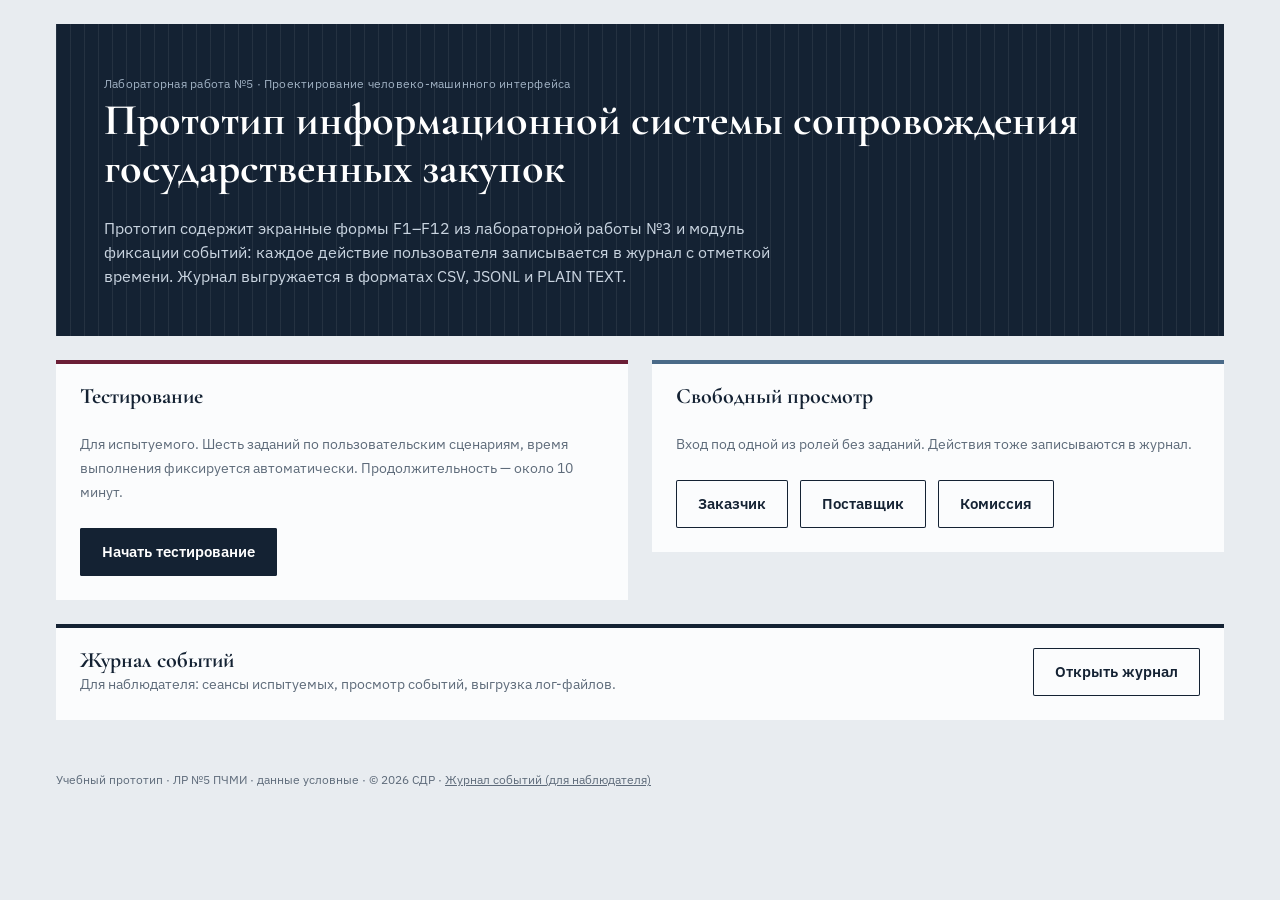
<file: index.html>
<!DOCTYPE html>
<html lang="ru">
<head>
<meta charset="UTF-8">
<meta name="viewport" content="width=device-width, initial-scale=1">
<title>ЛР5 Прототип закупок</title>
<link rel="preconnect" href="https://fonts.googleapis.com">
<link rel="preconnect" href="https://fonts.gstatic.com" crossorigin>
<link href="https://fonts.googleapis.com/css2?family=Cormorant+Garamond:wght@600;700&family=IBM+Plex+Sans:ital,wght@0,400;0,600;1,400&display=swap" rel="stylesheet">
<style>
:root{
  --night:#142233; --night2:#0E1824; --steel:#4A6A88; --burgundy:#6B1E36; --burgundy-light:#8E2A47;
  --amber:#B5832F; --brick:#B03A2E; --bottle:#2E6A50;
  --overcast:#E8ECF0; --paper:#FBFCFD; --ink:#1B2633; --muted:#5E6B7A; --rule:#C9D1DA;
  --pin:repeating-linear-gradient(90deg,rgba(255,255,255,.07) 0 1px,transparent 1px 14px);
  --u:24px;
  --serif:'Cormorant Garamond',Georgia,serif; --sans:'IBM Plex Sans','Helvetica Neue',Arial,sans-serif;
  --bg:#E8ECF0;
}
@media (prefers-color-scheme:dark){:root:not([data-theme="light"]){--bg:#DDE3E9}}
:root[data-theme="dark"]{--bg:#DDE3E9}
*{margin:0;padding:0;box-sizing:border-box}
body{font-family:var(--sans);font-size:16px;line-height:24px;background:var(--bg);color:var(--ink);min-height:100vh}
a{color:inherit}
button{font:inherit}
.ic{width:16px;height:16px;display:inline-block;vertical-align:-3px;flex:none}

/* ---------- полоса тестирования ---------- */
.testbar{position:sticky;top:0;z-index:60;background:var(--burgundy);color:#fff;display:flex;flex-wrap:wrap;align-items:center;gap:8px 16px;padding:12px 16px;font-size:14px;line-height:24px}
.testbar b{font-weight:600}
.testbar .tb-task{flex:1;min-width:200px;overflow:hidden;text-overflow:ellipsis;white-space:nowrap;opacity:.95}
.testbar .tb-time{font-variant-numeric:tabular-nums;opacity:.85}
.testbar button{height:36px;padding:0 14px;border:0;border-radius:2px;cursor:pointer;font-size:13px;font-weight:600}
.tb-show{background:rgba(255,255,255,.15);color:#fff}
.tb-done{background:#fff;color:var(--burgundy)}
.tb-skip{background:transparent;color:#F3D9E0;box-shadow:inset 0 0 0 1px rgba(255,255,255,.4)}

/* ---------- шапка и меню ---------- */
.hdr{background-color:var(--night);background-image:var(--pin);color:#fff;box-shadow:inset 0 -3px 0 var(--burgundy)}
.hdr-in{max-width:1200px;margin:0 auto;padding:var(--u) 16px;display:flex;align-items:center;gap:24px}
.brand{display:flex;align-items:center;gap:16px;cursor:pointer;text-decoration:none;color:#fff;flex:none}
.mark{width:48px;height:48px;box-shadow:inset 0 0 0 1px rgba(255,255,255,.4);display:grid;place-items:center;font-family:var(--serif);font-weight:700;font-size:22px}
.brand-name{font-family:var(--serif);font-weight:700;font-size:22px;line-height:24px}
.brand-sub{font-size:12px;line-height:24px;color:#9FB0C2}
.hsearch{flex:1;display:flex;height:48px;min-width:0;max-width:520px}
.hsearch input{flex:1;min-width:0;height:48px;border:0;padding:0 16px;font:15px/24px var(--sans);color:var(--ink)}
.hsearch button{border:0;background:var(--burgundy);color:#fff;padding:0 18px;cursor:pointer;font-weight:600;display:flex;align-items:center;gap:8px}
.hsearch input:focus{outline:2px solid var(--burgundy-light);outline-offset:-2px}
.uact{margin-left:auto;display:flex;align-items:center;gap:12px}
.ibtn{position:relative;width:48px;height:48px;display:grid;place-items:center;color:#D9E1EA;box-shadow:inset 0 0 0 1px rgba(255,255,255,.25);background:none;border:0;cursor:pointer}
.ibtn em{position:absolute;top:-6px;right:-6px;background:var(--burgundy-light);font:600 11px/16px var(--sans);font-style:normal;padding:0 5px;border-radius:8px;color:#fff}
.uchip{display:flex;align-items:center;gap:12px;font-size:12px;line-height:24px;color:#C9D4E0}
.uchip b{display:block;color:#fff;font-size:14px}
.avatar{width:48px;height:48px;border-radius:50%;background:var(--burgundy-light);display:grid;place-items:center;color:#fff;font-weight:600;font-size:14px;flex:none}
.logout{background:none;border:0;color:#C9D4E0;cursor:pointer;font-size:12px;text-decoration:underline}
.nav{background:var(--paper);box-shadow:inset 0 -1px 0 var(--rule)}
.nav ul{max-width:1200px;margin:0 auto;padding:0 16px;display:flex;list-style:none;overflow-x:auto;scrollbar-width:none}
.nav a{display:flex;align-items:center;gap:6px;height:48px;padding:0 14px;text-decoration:none;font-size:15px;white-space:nowrap;cursor:pointer;color:var(--ink)}
.nav a:hover{background:var(--overcast)}
.nav a.cur{box-shadow:inset 0 -3px 0 var(--burgundy);font-weight:600;color:var(--night)}
.nav a.off{color:#9AA5B1;cursor:not-allowed}
.nav a.ro::after{content:"просмотр";font-size:10px;line-height:16px;color:var(--muted);background:var(--overcast);padding:0 4px;border-radius:2px}

/* ---------- раскладка ---------- */
.wrap{max-width:1200px;margin:0 auto;padding:var(--u) 16px 48px}
.crumbs{font-size:13px;line-height:24px;color:var(--muted);margin-bottom:var(--u)}
.crumbs a{cursor:pointer;text-decoration:underline}
.grid{display:grid;grid-template-columns:repeat(12,minmax(0,1fr));gap:var(--u);align-items:start}
.c12{grid-column:span 12}.c8{grid-column:span 8}.c6{grid-column:span 6}.c4{grid-column:span 4}.c3{grid-column:span 3}
.panel{background:var(--paper);box-shadow:inset 0 4px 0 var(--night);padding:var(--u)}
.panel.accent{box-shadow:inset 0 4px 0 var(--burgundy)}
.panel.steel{box-shadow:inset 0 4px 0 var(--steel)}
.panel.amber{box-shadow:inset 0 4px 0 var(--amber)}
.panel.green{box-shadow:inset 0 4px 0 var(--bottle)}
h1.t{font-family:var(--serif);font-weight:700;font-size:36px;line-height:48px;color:var(--night)}
h2.t{font-family:var(--serif);font-weight:700;font-size:28px;line-height:48px;color:var(--night)}
h3.t{font-family:var(--serif);font-weight:700;font-size:22px;line-height:24px;color:var(--night);margin-bottom:var(--u)}
.kicker{font-size:12px;line-height:24px;color:var(--muted);letter-spacing:.02em}
p.s{font-size:14px;line-height:24px;color:var(--muted)}
.mt{margin-top:var(--u)}
.row{display:flex;flex-wrap:wrap;gap:12px;align-items:center}
.spread{display:flex;flex-wrap:wrap;justify-content:space-between;align-items:flex-end;gap:12px}

.btn{display:inline-flex;align-items:center;gap:8px;height:48px;background:var(--night);color:#fff;border:0;box-shadow:inset 0 0 0 1px var(--night);border-radius:2px;font:600 15px/24px var(--sans);padding:0 22px;cursor:pointer;white-space:nowrap;text-decoration:none}
.btn:hover{background:var(--burgundy);box-shadow:none}
.btn.ghost{background:transparent;color:var(--night)}
.btn.ghost:hover{background:var(--burgundy);color:#fff}
.btn.light{background:#fff;color:var(--night);box-shadow:none}
.btn.light:hover{background:var(--burgundy);color:#fff}
.btn.inv{background:transparent;color:#fff;box-shadow:inset 0 0 0 1px rgba(255,255,255,.45)}
.btn.danger{background:var(--brick);box-shadow:none}
.btn.sm{height:36px;padding:0 14px;font-size:13px}
.btn[disabled]{opacity:.45;cursor:not-allowed;background:#8A96A3;box-shadow:none;color:#fff}
.link{color:var(--burgundy);font-weight:600;cursor:pointer;text-decoration:none;background:none;border:0;font-size:14px}
.link:hover{text-decoration:underline}

/* формы */
.form{display:grid;grid-template-columns:repeat(12,minmax(0,1fr));gap:var(--u)}
.fld{display:flex;flex-direction:column}
.fld label{font-size:13px;line-height:24px;font-weight:600;color:var(--night)}
.fld label i{font-style:normal;color:var(--brick)}
.fld input,.fld select,.fld textarea,.inp{height:48px;border:0;box-shadow:inset 0 0 0 1px var(--rule);background:#fff;padding:0 14px;font:15px/24px var(--sans);color:var(--ink);border-radius:0;width:100%}
.fld textarea{height:96px;padding:12px 14px;resize:vertical}
.fld input:focus,.fld select:focus,.fld textarea:focus,.inp:focus{outline:2px solid var(--burgundy);outline-offset:-2px}
.fld .hint{font-size:12px;line-height:24px;color:var(--muted)}
.fld.err input,.fld.err select{box-shadow:inset 0 0 0 2px var(--brick)}
.fld .emsg{font-size:12px;line-height:24px;color:var(--brick);font-weight:600}
.files{list-style:none}
.files li{display:flex;justify-content:space-between;align-items:center;height:48px;box-shadow:inset 0 -1px 0 var(--rule);font-size:14px}
.files li .ic{margin-right:8px;color:var(--steel)}
.alertbox{padding:12px 16px 12px 20px;background:#F8E9E7;box-shadow:inset 4px 0 0 var(--brick);font-size:14px;line-height:24px;margin-bottom:var(--u)}
.okbox{padding:12px 16px 12px 20px;background:#E6F0EA;box-shadow:inset 4px 0 0 var(--bottle);font-size:14px;line-height:24px;margin-bottom:var(--u)}
.infobox{padding:12px 16px 12px 20px;background:#EEF2F6;box-shadow:inset 4px 0 0 var(--steel);font-size:14px;line-height:24px;margin-bottom:var(--u)}

/* таблицы */
table.list{width:100%;border-collapse:collapse;font-size:14px;line-height:24px}
table.list th{text-align:left;font-weight:600;color:var(--muted);font-size:12px;padding:12px 8px;box-shadow:inset 0 -1px 0 var(--rule);white-space:nowrap}
table.list td{padding:12px 8px;box-shadow:inset 0 -1px 0 var(--rule);vertical-align:top}
table.list td small{display:block;color:var(--muted);font-size:12px}
table.list tr.click{cursor:pointer}
table.list tr.click:hover td{background:#F1F4F7}
table.list tr.hl td{background:#FBF3E6}
.num{font-variant-numeric:tabular-nums lining-nums;white-space:nowrap}
.st{display:inline-block;height:24px;font-size:11px;line-height:24px;font-weight:600;padding:0 8px;border-radius:2px;color:#fff;white-space:nowrap}
.st.apply{background:var(--steel)}.st.auction{background:var(--burgundy)}.st.review{background:var(--amber)}.st.results{background:#6B5B95}.st.done{background:var(--bottle)}.st.draft{background:#8A96A3}
.st.sent{background:var(--steel)}.st.adm{background:var(--bottle)}.st.rej{background:var(--brick)}.st.win{background:var(--bottle)}.st.wd{background:#8A96A3}
.tabs{display:flex;box-shadow:inset 0 -1px 0 var(--rule);margin-bottom:var(--u);overflow-x:auto}
.tabs a{display:flex;align-items:center;gap:6px;height:48px;padding:0 16px;font-size:14px;cursor:pointer;color:var(--muted);text-decoration:none;white-space:nowrap}
.tabs a.cur{box-shadow:inset 0 -3px 0 var(--burgundy);color:var(--night);font-weight:600}
.kv{display:grid;grid-template-columns:220px 1fr;font-size:14px;line-height:24px}
.kv div{padding:12px 0;box-shadow:inset 0 -1px 0 var(--rule)}
.kv div:nth-child(odd){color:var(--muted)}
ul.feed{list-style:none}
ul.feed li{padding:12px 0;box-shadow:inset 0 -1px 0 var(--rule);font-size:14px;line-height:24px}
ul.feed li small{display:block;color:var(--muted);font-size:12px}
ul.links{list-style:none}
ul.links li{display:flex;justify-content:space-between;align-items:center;gap:12px;height:48px;box-shadow:inset 0 -1px 0 var(--rule);font-size:14px}
ul.links li:last-child{box-shadow:none}
ul.links a{cursor:pointer;text-decoration:none}
ul.links a:hover{color:var(--burgundy);text-decoration:underline}
ul.links kbd{font:600 11px var(--sans);color:var(--muted)}

/* главная */
.hero{background-color:var(--night);background-image:var(--pin);color:#fff;padding:48px;box-shadow:inset 0 -3px 0 var(--burgundy)}
.hero .kicker{color:#9FB0C2}
.hero h1{font-family:var(--serif);font-weight:700;font-size:44px;line-height:48px;margin-bottom:var(--u)}
.hero p{color:#C9D4E0;max-width:62ch}
.card{background:#fff;box-shadow:inset 0 4px 0 var(--steel);padding:var(--u);display:flex;flex-direction:column;cursor:pointer}
.card:hover{background:#F7F9FB}
.card.b{box-shadow:inset 0 4px 0 var(--burgundy)}.card.a{box-shadow:inset 0 4px 0 var(--amber)}.card.g{box-shadow:inset 0 4px 0 var(--bottle)}
.card .big{font-family:var(--serif);font-weight:700;font-size:44px;line-height:48px;color:var(--night)}
.card .more{margin-top:auto;padding-top:var(--u);color:var(--burgundy);font-weight:600;font-size:14px}

/* аукцион */
.auc{background-color:var(--night);background-image:var(--pin);color:#fff;padding:var(--u) 48px 48px}
.auc .kicker{color:#9FB0C2}
.auc .big{font-family:var(--serif);font-weight:700;font-size:52px;line-height:72px;font-variant-numeric:tabular-nums}
.auc .stats{display:flex;flex-wrap:wrap;gap:24px 48px;margin-top:var(--u)}
.auc .stats b{display:block;font-size:20px;line-height:24px}
.auc .stats span{font-size:12px;color:#9FB0C2}

/* модальное окно, уведомления */
.modal-bg{position:fixed;inset:0;background:rgba(14,24,36,.55);display:flex;align-items:flex-start;justify-content:center;padding:72px 16px 16px;z-index:100;overflow:auto}
.modal{background:var(--paper);width:100%;max-width:560px;box-shadow:inset 0 4px 0 var(--burgundy),0 20px 60px rgba(0,0,0,.3);padding:var(--u)}
.modal.wide{max-width:860px}
.modal h3{font-family:var(--serif);font-weight:700;font-size:26px;line-height:48px;color:var(--night)}
.modal .mbody{font-size:15px;line-height:24px;margin:12px 0 var(--u)}
.modal .mbody p+p{margin-top:12px}
.modal .row{justify-content:flex-end}
.toast{position:fixed;right:16px;bottom:16px;z-index:120;background:var(--night);color:#fff;padding:12px 20px;font-size:14px;line-height:24px;box-shadow:inset 4px 0 0 var(--bottle),0 8px 24px rgba(0,0,0,.25);max-width:420px}
.toast.bad{box-shadow:inset 4px 0 0 var(--brick),0 8px 24px rgba(0,0,0,.25)}
.picker li{cursor:pointer}
.picker li:hover{background:#F1F4F7}
.doc{background:#fff;box-shadow:inset 0 0 0 1px var(--rule);padding:24px 32px;font-family:Georgia,serif;font-size:14px;line-height:24px;max-height:360px;overflow:auto}

/* стартовый экран и журнал */
.start-hero{background-color:var(--night);background-image:var(--pin);color:#fff;padding:48px}
.start-hero h1{font-family:var(--serif);font-size:44px;line-height:48px;margin:0 0 var(--u)}
.start-hero p{color:#C9D4E0;max-width:70ch}
.logtbl{font-family:ui-monospace,Menlo,Consolas,monospace;font-size:12px;line-height:20px;width:100%;border-collapse:collapse}
.logtbl td,.logtbl th{padding:4px 6px;box-shadow:inset 0 -1px 0 var(--rule);text-align:left;vertical-align:top;white-space:nowrap}
.logtbl td.w{white-space:normal;word-break:break-all;max-width:360px}
.logwrap{max-height:480px;overflow:auto;background:#fff;box-shadow:inset 0 0 0 1px var(--rule)}
.out-f{color:var(--brick);font-weight:600}
.fab{position:fixed;left:16px;bottom:16px;z-index:70;height:36px;padding:0 14px;border:0;border-radius:2px;background:var(--night);color:#fff;font:600 12px var(--sans);cursor:pointer;opacity:.85}
.fab:hover{opacity:1}
.foot{max-width:1200px;margin:0 auto;padding:0 16px 24px;font-size:12px;color:var(--muted)}

@media (max-width:900px){
  .c8,.c6,.c4,.c3{grid-column:span 12}
  .hsearch{display:none}
  .uchip .who{display:none}
  .hero,.start-hero{padding:24px}
  .hero h1,.start-hero h1{font-size:32px}
  .kv{grid-template-columns:1fr}
  .kv div:nth-child(odd){padding-bottom:0;box-shadow:none}
  .auc{padding:24px}
  table.list .hm{display:none}
}
</style>
</head>
<body>
<div id="testbar"></div>
<div id="app"></div>
<div id="modal"></div>
<div id="toast"></div>

<script>
(function(){
"use strict";
/* =====================================================================
   ИКОНКИ
   ===================================================================== */
function I(n){var P={
 search:'<circle cx="7" cy="7" r="4.5" fill="none" stroke="currentColor" stroke-width="1.6"/><path d="M10.5 10.5 14 14" stroke="currentColor" stroke-width="1.6"/>',
 bell:'<path d="M8 2a4 4 0 0 0-4 4v3l-1.5 2h11L12 9V6a4 4 0 0 0-4-4zM6.5 12.5a1.5 1.5 0 0 0 3 0"/>',
 lock:'<rect x="3" y="7" width="10" height="7" rx="1"/><path d="M5 7V5a3 3 0 0 1 6 0v2" fill="none" stroke="currentColor" stroke-width="1.5"/>',
 doc:'<path d="M3 1h7l3 3v11H3z" fill="none" stroke="currentColor" stroke-width="1.3"/><path d="M5.5 8h5M5.5 10.5h5M5.5 5.5h2.5" stroke="currentColor" stroke-width="1.2"/>',
 clip:'<path d="M10.5 4.5L5 10a1.8 1.8 0 0 0 2.5 2.5L13 7a3.2 3.2 0 0 0-4.5-4.5L3 8" fill="none" stroke="currentColor" stroke-width="1.4"/>',
 x:'<path d="M4 4l8 8M12 4l-8 8" stroke="currentColor" stroke-width="1.6"/>'
};return '<svg class="ic" viewBox="0 0 16 16" fill="currentColor" aria-hidden="true">'+P[n]+'</svg>'}
function esc(s){return String(s==null?'':s).replace(/[&<>"']/g,function(c){return {'&':'&amp;','<':'&lt;','>':'&gt;','"':'&quot;',"'":'&#39;'}[c]})}
function money(n){return n==null||n===''?'—':String(Math.round(n)).replace(/\B(?=(\d{3})+(?!\d))/g,' ')}
function parseMoney(s){var d=String(s||'').replace(/[^\d]/g,'');return d?parseInt(d,10):NaN}
var TODAY='16.11.2026';
function parseDate(s){var m=/^(\d{2})\.(\d{2})\.(\d{4})$/.exec(String(s||'').trim());if(!m)return null;var d=new Date(+m[3],+m[2]-1,+m[1]);return d.getDate()==+m[1]&&d.getMonth()==+m[2]-1?d:null}
function store(k,v){try{localStorage.setItem(k,v)}catch(e){}}
function load(k){try{return localStorage.getItem(k)}catch(e){return null}}

/* =====================================================================
   МОДУЛЬ ФИКСАЦИИ СОБЫТИЙ (логгер)
   Формат записи соответствует методическим указаниям:
   timestamp, actor_id, actor_role, action, object_type, object_id,
   outcome, changes, context. Выгрузка: CSV, JSONL, PLAIN TEXT.
   ===================================================================== */
var LOG=(function(){
  var KEY='lr5_eventlog_v1';
  var all=[];
  try{all=JSON.parse(load(KEY)||'[]')}catch(e){all=[]}
  var ua=(function(){var u=navigator.userAgent,m=/(Edg|OPR|YaBrowser|Chrome|Firefox|Safari)\/(\d+)/.exec(u);return m?(m[1]+'/'+m[2]):'browser'})();
  var ctx={session_id:null,actor_id:'anon',actor_role:'guest',task_id:null,screen:null};
  var dbq=[];
  function persist(){store(KEY,JSON.stringify(all.slice(-20000)))}
  function rec(action,object_type,object_id,outcome,changes,extra){
    var e={
      timestamp:new Date().toISOString(),
      actor_id:ctx.actor_id, actor_role:ctx.actor_role,
      action:action, object_type:object_type||'ui', object_id:object_id==null?'':String(object_id),
      outcome:outcome||'success',
      changes:changes||null,
      context:Object.assign({session_id:ctx.session_id,correlation_id:ctx.session_id,task_id:ctx.task_id,screen:ctx.screen,user_agent:ua,seq:all.length+1},extra||{})
    };
    all.push(e);persist();
    if(window.__onLog)window.__onLog(e);
    return e;
  }
  function csvCell(v){if(v==null)return '';var s=typeof v==='string'?v:JSON.stringify(v);return /[",\n]/.test(s)?'"'+s.replace(/"/g,'""')+'"':s}
  function toCSV(list){
    var h='timestamp,actor_id,actor_role,action,object_type,object_id,outcome,changes,context';
    return [h].concat(list.map(function(e){return [e.timestamp,e.actor_id,e.actor_role,e.action,e.object_type,e.object_id,e.outcome,e.changes?JSON.stringify(e.changes):'',JSON.stringify(e.context)].map(csvCell).join(',')})).join('\n')+'\n';
  }
  function toJSONL(list){
    return list.map(function(e){var o={timestamp:e.timestamp,actor:{id:e.actor_id,role:e.actor_role},action:e.action,object:{type:e.object_type,id:e.object_id},outcome:e.outcome};if(e.changes)o.changes=e.changes;o.context=e.context;return JSON.stringify(o)}).join('\n')+'\n';
  }
  function toTXT(list){
    return list.map(function(e){
      var c=e.context||{},s=e.timestamp+'  actor='+e.actor_id+'  role='+e.actor_role+'  action='+e.action+'  object='+e.object_type+':'+(e.object_id||'-')+'  outcome='+e.outcome+'  task='+(c.task_id||'-')+'  screen='+(c.screen||'-')+'  ua="'+c.user_agent+'"  corr='+(c.correlation_id||'-');
      if(e.changes)Object.keys(e.changes).forEach(function(k){var v=e.changes[k];s+='  change.'+k+'="'+(v&&typeof v==='object'&&'old' in v?String(v.old)+'->'+String(v.new):String(v).replace(/"/g,'\''))+'"'});
      ['error','detail','value'].forEach(function(k){if(c[k]!=null)s+='  '+k+'='+JSON.stringify(c[k])});
      return s;
    }).join('\n')+'\n';
  }
  return {
    ctx:ctx, rec:rec, all:function(){return all},
    session:function(sid){return all.filter(function(e){return e.context&&e.context.session_id===sid})},
    clear:function(){all=[];persist()},
    replaceAll:function(list){all=list;persist()},
    toCSV:toCSV,toJSONL:toJSONL,toTXT:toTXT
  };
})();

/* ---- база страницы (если доступна): логи каждого задания пишутся документом ---- */
var DB=null;
(function(){
  if(window.claude&&typeof window.claude.use==='function'){
    window.claude.use('db').then(function(db){DB=db;if(window.__dbReady)window.__dbReady()}).catch(function(){DB=null});
  }
})();
function dbWrite(path,data){
  if(!DB)return Promise.resolve(false);
  return DB.doc(path).set(data).then(function(){return true}).catch(function(e){console.warn('db',e);return false});
}

/* =====================================================================
   ДАННЫЕ (учебные). Сбрасываются при старте каждого сеанса.
   ===================================================================== */
var ORG='ФГБОУ ВО «Технический университет»';
var USERS={
  customer:{id:'u_cust',name:'Иванова А. С.',post:'Сотрудник заказчика',ini:'ИА',org:ORG,roleName:'Сотрудник заказчика'},
  supplier:{id:'u_supp',name:'ООО «ТехСнаб»',post:'Представитель поставщика · Сидоров И. П.',ini:'ТС',org:'ООО «ТехСнаб»',roleName:'Представитель поставщика'},
  commission:{id:'u_comm',name:'Петров В. Н.',post:'Член комиссии',ini:'ПВ',org:ORG,roleName:'Член комиссии'}
};
var STAGES={draft:'Черновик',apply:'Подача заявок',auction:'Аукцион',review:'Рассмотрение',results:'Итоги подведены',done:'Завершена'};
var APPST={draft:'Черновик',sent:'Подана',adm:'Допущена',rej:'Отклонена',win:'Победитель',wd:'Отозвана'};
var OKPD={'17.23':'17.23 Канцелярские товары','26.20':'26.20 Компьютеры и периферия','31.01':'31.01 Мебель','43.91':'43.91 Кровельные работы','58.29':'58.29 Программное обеспечение','81.21':'81.21 Уборка помещений','10.89':'10.89 Продукты питания','42.11':'42.11 Ремонт дорог','22.19':'22.19 Медицинские изделия из резины'};
var METHODS=['Электронный аукцион','Электронный конкурс','Запрос котировок'];
var FILES_PURCH=['Техническое задание.pdf','Проект контракта.docx','Обоснование НМЦК.xlsx'];
var FILES_APP=['Выписка из ЕГРЮЛ.pdf','Декларация соответствия.pdf','Устав организации.pdf'];

function seed(){
  var P=[
   {id:'0301-2026-114',name:'Поставка офисной техники',org:ORG,method:METHODS[0],nmck:2480000,okpd:'26.20',stage:'auction',deadline:'05.11.2026',docs:['Техническое задание.pdf','Проект контракта.docx']},
   {id:'0301-2026-109',name:'Ремонт кровли учебного корпуса',org:ORG,method:METHODS[0],nmck:7150000,okpd:'43.91',stage:'review',deadline:'30.10.2026',docs:['Техническое задание.pdf','Смета.xlsx']},
   {id:'0301-2026-117',name:'Услуги по уборке помещений',org:ORG,method:METHODS[0],nmck:1320000,okpd:'81.21',stage:'apply',deadline:'24.11.2026',docs:['Техническое задание.pdf']},
   {id:'0301-2026-121',name:'Поставка лабораторной мебели',org:ORG,method:METHODS[1],nmck:3940000,okpd:'31.01',stage:'draft',deadline:'',docs:[]},
   {id:'0301-2026-098',name:'Программное обеспечение САПР',org:ORG,method:METHODS[2],nmck:980000,okpd:'58.29',stage:'results',deadline:'20.10.2026',docs:['Техническое задание.pdf','Протокол подведения итогов.pdf'],winner:'ООО «ТехСнаб»',winPrice:955000},
   {id:'0405-2026-125',name:'Поставка ноутбуков для учебных классов',org:'МБОУ «Лицей № 5»',method:METHODS[0],nmck:1240000,okpd:'26.20',stage:'apply',deadline:'27.11.2026',docs:['Техническое задание.pdf','Проект контракта.docx']},
   {id:'0405-2026-127',name:'Поставка мониторов',org:'МБОУ «Лицей № 5»',method:METHODS[0],nmck:610000,okpd:'26.20',stage:'apply',deadline:'21.11.2026',docs:['Техническое задание.pdf']},
   {id:'0118-2026-402',name:'Поставка медицинских перчаток',org:'ГБУЗ «Городская больница № 3»',method:METHODS[2],nmck:860000,okpd:'22.19',stage:'apply',deadline:'20.11.2026',docs:['Техническое задание.pdf']},
   {id:'0201-2026-077',name:'Ремонт дороги по ул. Ленина',org:'Администрация городского округа',method:METHODS[0],nmck:18400000,okpd:'42.11',stage:'apply',deadline:'30.11.2026',docs:['Техническое задание.pdf','Смета.xlsx']},
   {id:'0405-2026-015',name:'Продукты питания для школьных столовых',org:'МКУ «Управление образования»',method:METHODS[1],nmck:5760000,okpd:'10.89',stage:'apply',deadline:'26.11.2026',docs:['Техническое задание.pdf']},
   {id:'0302-2026-044',name:'Поставка принтеров и МФУ',org:'ГБПОУ «Колледж связи»',method:METHODS[2],nmck:420000,okpd:'26.20',stage:'review',deadline:'10.11.2026',docs:['Техническое задание.pdf']}
  ];
  P.forEach(function(p){p.history=[{t:'—',who:'Система',what:'Закупка зарегистрирована'}];if(p.stage!=='draft')p.history.push({t:'—',who:p.org,what:'Закупка опубликована'})});
  var A=[
   // 117 — уборка (заказчик просматривает)
   {id:'З-117-01',pid:'0301-2026-117',sup:'ООО «ЧистоДом»',inn:'0274123456',price:1250000,term:365,date:'12.11.2026',st:'sent',docs:['Выписка из ЕГРЮЛ.pdf','Лицензия.pdf','Опыт оказания услуг.pdf'],addr:'г. Уфа, ул. Мира, 14',contact:'Галиев Р. Ф.'},
   {id:'З-117-02',pid:'0301-2026-117',sup:'ООО «Клининг-Сервис»',inn:'0278987654',price:1290000,term:365,date:'13.11.2026',st:'sent',docs:['Выписка из ЕГРЮЛ.pdf','Декларация соответствия.pdf'],addr:'г. Уфа, пр. Октября, 101',contact:'Ахметова Л. Р.'},
   {id:'З-117-03',pid:'0301-2026-117',sup:'ООО «БлескПро»',inn:'0273555111',price:1180000,term:365,date:'10.11.2026',st:'wd',docs:['Выписка из ЕГРЮЛ.pdf'],addr:'г. Стерлитамак, ул. Ленина, 2',contact:'Орлов Д. А.'},
   {id:'З-117-04',pid:'0301-2026-117',sup:'ИП Сафин Т. М.',inn:'027412398765',price:1210000,term:365,date:'14.11.2026',st:'sent',docs:['Выписка из ЕГРИП.pdf'],addr:'г. Уфа, ул. Гафури, 9',contact:'Сафин Т. М.'},
   // 109 — кровля (комиссия)
   {id:'З-109-01',pid:'0301-2026-109',sup:'ООО «КровСтрой»',inn:'0276001122',price:6980000,term:60,date:'28.10.2026',st:'sent',decision:'ok',docs:['Выписка из ЕГРЮЛ.pdf','Выписка СРО.pdf','Опыт работ.pdf'],addr:'г. Уфа, ул. Заводская, 5',contact:'Кузнецов А. В.'},
   {id:'З-109-02',pid:'0301-2026-109',sup:'ООО «СтройМонтаж»',inn:'0277334455',price:7020000,term:55,date:'29.10.2026',st:'sent',decision:'ok',docs:['Выписка из ЕГРЮЛ.pdf','Выписка СРО.pdf'],addr:'г. Уфа, ул. Свободы, 40',contact:'Иргалин Б. С.'},
   {id:'З-109-03',pid:'0301-2026-109',sup:'ИП Гарипов Р. Р.',inn:'027700991122',price:6750000,term:70,date:'29.10.2026',st:'sent',decision:'',docs:['Выписка из ЕГРИП.pdf','Смета.xlsx'],addr:'г. Нефтекамск, ул. Мира, 3',contact:'Гарипов Р. Р.',note:'В составе документов отсутствует выписка из реестра СРО'},
   {id:'З-109-04',pid:'0301-2026-109',sup:'ООО «Уфа-Ремонт»',inn:'0278665544',price:7100000,term:50,date:'30.10.2026',st:'sent',decision:'',docs:['Выписка из ЕГРЮЛ.pdf','Выписка СРО.pdf','Опыт работ.pdf'],addr:'г. Уфа, ул. Менделеева, 21',contact:'Ситдиков Р. И.'},
   {id:'З-109-05',pid:'0301-2026-109',sup:'АО «БашСтрой»',inn:'0274778899',price:7090000,term:45,date:'30.10.2026',st:'sent',decision:'no',reason:'Отсутствует лицензия',docs:['Выписка из ЕГРЮЛ.pdf'],addr:'г. Уфа, ул. Ленина, 70',contact:'Хасанов И. Р.'},
   // заявки поставщика ООО «ТехСнаб»
   {id:'З-114-03',pid:'0301-2026-114',sup:'ООО «ТехСнаб»',inn:'0278112233',price:2450000,term:20,date:'03.11.2026',st:'adm',docs:['Выписка из ЕГРЮЛ.pdf','Декларация соответствия.pdf'],addr:'г. Уфа, ул. Кирова, 52',contact:'Сидоров И. П.',mine:true},
   {id:'З-098-01',pid:'0301-2026-098',sup:'ООО «ТехСнаб»',inn:'0278112233',price:955000,term:10,date:'18.10.2026',st:'win',docs:['Выписка из ЕГРЮЛ.pdf'],addr:'г. Уфа, ул. Кирова, 52',contact:'Сидоров И. П.',mine:true},
   {id:'З-402-07',pid:'0118-2026-402',sup:'ООО «ТехСнаб»',inn:'0278112233',price:845000,term:15,date:'11.11.2026',st:'sent',docs:['Выписка из ЕГРЮЛ.pdf'],addr:'г. Уфа, ул. Кирова, 52',contact:'Сидоров И. П.',mine:true},
   {id:'З-114-01',pid:'0301-2026-114',sup:'ООО «ОфисПлюс»',inn:'0274000111',price:2470000,term:25,date:'02.11.2026',st:'adm',docs:['Выписка из ЕГРЮЛ.pdf'],addr:'г. Уфа',contact:'—'},
   {id:'З-098-02',pid:'0301-2026-098',sup:'ООО «СофтЛайн-Уфа»',inn:'0274000222',price:968000,term:10,date:'18.10.2026',st:'adm',docs:['Выписка из ЕГРЮЛ.pdf'],addr:'г. Уфа',contact:'—'}
  ];
  var ARCH=[
   {id:'0301-2025-311',name:'Поставка учебной мебели',org:ORG,method:METHODS[0],nmck:2150000,okpd:'31.01',stage:'done',closed:'14.03.2026',winner:'ООО «МебельГрад»',winPrice:1980000,docs:['Протокол подведения итогов.pdf','Контракт.pdf']},
   {id:'0301-2026-012',name:'Обслуживание лифтового оборудования',org:ORG,method:METHODS[1],nmck:860000,okpd:'43.91',stage:'done',closed:'02.06.2026',winner:'ООО «ЛифтСервис»',winPrice:812000,docs:['Протокол подведения итогов.pdf','Контракт.pdf']},
   {id:'0301-2026-047',name:'Лицензии офисного ПО',org:ORG,method:METHODS[2],nmck:540000,okpd:'58.29',stage:'done',closed:'21.08.2026',winner:'ООО «СофтЛайн-Уфа»',winPrice:519000,docs:['Протокол подведения итогов.pdf','Контракт.pdf']}
  ];
  ARCH.forEach(function(a){a.archived=true;a.history=[{t:'—',who:'Система',what:'Закупка зарегистрирована'},{t:'—',who:ORG,what:'Закупка опубликована'},{t:'—',who:'Комиссия',what:'Победитель зафиксирован'},{t:a.closed,who:ORG,what:'Закупка завершена и переведена в архив'}]});
  return {P:P.concat(ARCH),A:A,
    auction:{pid:'0301-2026-114',step:12400,best:2430000,bestBy:'Участник 2',myBest:null,
      bids:[{t:'10:00:12',who:'Участник 1',price:2467600},{t:'10:01:40',who:'Участник 3 (вы)',price:2455200},{t:'10:03:05',who:'Участник 2',price:2442800},{t:'10:04:31',who:'Участник 4',price:2430000}],
      endsAt:Date.now()+18*60*1000+42*1000},
    seq:126, reports:[]};
}

/* =====================================================================
   СОСТОЯНИЕ И НАВИГАЦИЯ
   ===================================================================== */
var S={role:null,screen:'start',params:{},D:seed(),test:null,f2:{q:'',stage:'',okpd:'',mine:true},f4:{},f9:{q:'',period:''},draft:null,settings:{quick:['create','apps','report','search']}};
function U(){return USERS[S.role]}
function P(id){return S.D.P.filter(function(p){return p.id===id})[0]}
function A(id){return S.D.A.filter(function(a){return a.id===id})[0]}
function hist(p,what){var d=new Date();p.history.push({t:TODAY+' '+String(d.getHours()).padStart(2,'0')+':'+String(d.getMinutes()).padStart(2,'0'),who:U()?U().name:'—',what:what})}

/* права доступа к разделам (ЛР3, состояние меню M1): Д — доступно, П — просмотр, '-' — недоступно */
var MENU=[
 {k:'home',label:'Главная',sc:'F1',acc:{customer:'Д',supplier:'Д',commission:'Д'}},
 {k:'purch',label:'Закупки',sc:'F2',acc:{customer:'Д',supplier:'Д',commission:'Д'}},
 {k:'apps',label:'Заявки',sc:'F4',acc:{customer:'Д',supplier:'Д',commission:'Д'},lbl:{supplier:'Мои заявки'}},
 {k:'auc',label:'Аукцион',sc:'F6',acc:{customer:'П',supplier:'Д',commission:'П'}},
 {k:'rev',label:'Рассмотрение',sc:'F7',acc:{customer:'-',supplier:'-',commission:'Д'}},
 {k:'arch',label:'Архив',sc:'F9',acc:{customer:'Д',supplier:'Д',commission:'Д'}},
 {k:'rep',label:'Отчёты',sc:'F11',acc:{customer:'Д',supplier:'-',commission:'Д'}},
 {k:'set',label:'Настройки',sc:'F12',acc:{customer:'Д',supplier:'Д',commission:'Д'}},
 {k:'help',label:'Справка',sc:'HELP',acc:{customer:'Д',supplier:'Д',commission:'Д'}}
];
var SC_MENU={F1:'home',F2:'purch',F2N:'purch',F3:'purch',F4:'apps',F5:'apps',F5N:'apps',F6:'auc',F7:'rev',F7D:'rev',F8:'rev',F9:'arch',F10:'arch',F11:'rep',F12:'set',HELP:'help'};
var SC_NAME={start:'Стартовый экран',reg:'Регистрация испытуемого',login:'Вход',F1:'Главная',F2:'Список закупок',F2N:'Форма закупки',F3:'Карточка закупки',F4:'Список заявок',F5:'Карточка заявки',F5N:'Форма заявки',F6:'Аукцион',F7:'Очередь рассмотрения',F7D:'Рассмотрение заявок',F8:'Итоги',F9:'Архив закупок',F10:'Архивная карточка',F11:'Отчёты',F12:'Настройки',HELP:'Справка',LOG:'Журнал событий',END:'Завершение тестирования'};

function go(sc,params,via){
  S.screen=sc;S.params=params||{};
  LOG.ctx.screen=sc;
  var objId=S.params.id||S.params.pid||'';
  LOG.rec('screen_open','screen',sc,'success',null,{detail:SC_NAME[sc]+(objId?' · '+objId:''),value:via||null});
  render();
  window.scrollTo(0,0);
  checkGoal();
}

/* =====================================================================
   ОТРИСОВКА: шапка, меню, экран
   ===================================================================== */
function header(){
  if(!S.role)return '';
  var u=U();
  var nav=MENU.map(function(m){
    var a=m.acc[S.role],lab=(m.lbl&&m.lbl[S.role])||m.label,cur=SC_MENU[S.screen]===m.k;
    if(a==='-')return '<li><a class="off" data-menu="'+m.k+'" title="Недоступно для вашей роли">'+I('lock')+esc(lab)+'</a></li>';
    return '<li><a class="'+(cur?'cur ':'')+(a==='П'?'ro':'')+'" data-menu="'+m.k+'">'+esc(lab)+'</a></li>';
  }).join('');
  return '<header class="hdr"><div class="hdr-in">'+
   '<a class="brand" data-menu="home"><div class="mark">СЗ</div><div><div class="brand-name">Сопровождение закупок</div><div class="brand-sub">'+esc(u.roleName)+'</div></div></a>'+
   '<form class="hsearch" id="hsearch"><input id="hq" type="search" placeholder="Номер или наименование закупки" aria-label="Поиск закупки"><button type="submit">'+I('search')+'Найти</button></form>'+
   '<div class="uact"><button class="ibtn" data-act="notif" title="Уведомления">'+I('bell')+'<em>3</em></button><div class="uchip"><span class="avatar">'+u.ini+'</span><span class="who"><b>'+esc(u.name)+'</b>'+esc(u.post)+'<br><button class="logout" data-act="logout">Выйти</button></span></div></div>'+
   '</div></header><nav class="nav" aria-label="Главное меню"><ul>'+nav+'</ul></nav>';
}
function render(){
  var fn=SCREENS[S.screen]||SCREENS.start;
  document.getElementById('app').innerHTML=header()+'<main class="wrap" id="view">'+fn()+'</main><div class="foot">Учебный прототип · ЛР №5 ПЧМИ · данные условные · © 2026 СДР'+(S.test?'':' · <a id="fab" href="#" style="cursor:pointer">Журнал событий (для наблюдателя)</a>')+'</div>';
  renderTestbar();
  if(S.screen==='F6')startAuctionTimer();
  if(S.screen==='LOG')renderLogTable();
  var f=document.querySelector('[autofocus]');if(f)f.focus();
}
function crumbs(list){return '<div class="crumbs">'+list.map(function(c){return c[1]?'<a data-go="'+c[1]+'"'+(c[2]?' data-id="'+c[2]+'"':'')+'>'+esc(c[0])+'</a>':esc(c[0])}).join(' / ')+'</div>'}
function st(stage){return '<span class="st '+stage+'">'+STAGES[stage]+'</span>'}
function ast(s){return '<span class="st '+s+'">'+APPST[s]+'</span>'}

/* =====================================================================
   ЭКРАНЫ
   ===================================================================== */
var SCREENS={};

/* ---- стартовый экран ---- */
SCREENS.start=function(){
  return '<section class="start-hero"><div class="kicker" style="color:#9FB0C2">Лабораторная работа №5 · Проектирование человеко-машинного интерфейса</div>'+
   '<h1>Прототип информационной системы сопровождения государственных закупок</h1>'+
   '<p>Прототип содержит экранные формы F1–F12 из лабораторной работы №3 и модуль фиксации событий: каждое действие пользователя записывается в журнал с отметкой времени. Журнал выгружается в форматах CSV, JSONL и PLAIN TEXT.</p></section>'+
   '<div class="grid mt">'+
   '<div class="panel accent c6"><h3 class="t">Тестирование</h3><p class="s">Для испытуемого. Шесть заданий по пользовательским сценариям, время выполнения фиксируется автоматически. Продолжительность — около 10 минут.</p><div class="row mt"><button class="btn" data-act="test_reg">Начать тестирование</button></div></div>'+
   '<div class="panel steel c6"><h3 class="t">Свободный просмотр</h3><p class="s">Вход под одной из ролей без заданий. Действия тоже записываются в журнал.</p><div class="row mt"><button class="btn ghost" data-act="free" data-role="customer">Заказчик</button><button class="btn ghost" data-act="free" data-role="supplier">Поставщик</button><button class="btn ghost" data-act="free" data-role="commission">Комиссия</button></div></div>'+
   '<div class="panel c12"><div class="spread"><div><h3 class="t" style="margin:0">Журнал событий</h3><p class="s">Для наблюдателя: сеансы испытуемых, просмотр событий, выгрузка лог-файлов.</p></div><button class="btn ghost" data-go="LOG">Открыть журнал</button></div></div></div>';
};

/* ---- регистрация испытуемого ---- */
SCREENS.reg=function(){
  var n=countSessions()+1, code='И-'+String(n).padStart(2,'0');
  return crumbs([['Стартовый экран','start'],['Регистрация испытуемого']])+
   '<div class="grid"><div class="panel accent c8"><h2 class="t">Регистрация испытуемого</h2>'+
   '<p class="s">Данные нужны только для обработки результатов. Имя не записывается — используется код.</p>'+
   '<div class="form mt">'+
    '<div class="fld c6"><label>Код испытуемого</label><input id="r_code" value="'+code+'"></div>'+
    '<div class="fld c6"><label>Уровень владения ПК</label><select id="r_pc"><option value="">— выберите —</option><option>базовый</option><option>средний</option><option>высокий</option></select></div>'+
    '<div class="fld c12"><label>Опыт работы с порталами государственных закупок</label><select id="r_exp"><option value="">— выберите —</option><option>нет опыта</option><option>видел(а) такие порталы</option><option>работал(а) с ними</option></select></div>'+
   '</div>'+
   '<div class="infobox mt"><b>Как проходит тест.</b> Перед каждым заданием вы увидите его текст. Нажмите «Начать задание» и выполняйте его так, как сделали бы это в обычной работе. Когда закончите — нажмите «Готово» в бордовой полосе сверху. Если не получается — «Не могу выполнить». Текст задания можно снова открыть кнопкой «Задание».</div>'+
   '<div class="row"><button class="btn" data-act="test_begin">Перейти к заданиям</button><button class="btn ghost" data-go="start">Отмена</button></div></div>'+
   '<div class="panel c4"><h3 class="t">Задания</h3><ul class="feed">'+TASKS.map(function(t,i){return '<li><b>'+(i+1)+'. '+esc(t.title)+'</b><small>Роль: '+USERS[t.role].roleName+'</small></li>'}).join('')+'</ul></div></div>';
};

/* ---- F1 Главная ---- */
SCREENS.F1=function(){
  var u=U(),r=S.role,H,cards,quick;
  var mine=S.D.P.filter(function(p){return p.org===ORG&&!p.archived});
  if(r==='customer'){
    var q=S.D.A.filter(function(a){return a.pid==='0301-2026-117'&&a.st==='sent'}).length;
    H=['Добрый день, Анна Сергеевна · '+ORG,'Мои закупки','Активных закупок: '+mine.filter(function(p){return p.stage!=='draft'&&p.stage!=='done'}).length+'. Черновиков: '+mine.filter(function(p){return p.stage==='draft'}).length+'.',
       '<button class="btn light" data-act="create">Создать закупку</button><button class="btn inv" data-go="F2">Мои закупки</button>'];
    cards=[['a','Новые заявки',q,'по закупке № 0301-2026-117 «Услуги по уборке помещений»','F3','0301-2026-117','Открыть закупку →'],
           ['b','Аукцион','06.11','Поставка офисной техники, № 0301-2026-114 — наблюдение','F6','','Наблюдать →'],
           ['g','Итоги подведены','1','закупка № 0301-2026-098 ждёт завершения и передачи в архив','F3','0301-2026-098','Открыть →']];
  }else if(r==='supplier'){
    H=['ООО «ТехСнаб» · подписка: ОКПД2 26.20','Поиск закупок и участие','Новых закупок по подписке: 3. Заявок в работе: '+S.D.A.filter(function(a){return a.mine&&(a.st==='sent'||a.st==='adm')}).length+'.',
       '<button class="btn light" data-go="F2">Найти закупку</button><button class="btn inv" data-menu="apps">Мои заявки</button>'];
    cards=[['b','Аукцион','идёт','Вы допущены к аукциону № 0301-2026-114. Шаг 0,5 % НМЦК.','F6','','Войти в аукцион →'],
           ['','По подписке','3','новые закупки по ОКПД2 26.20 «Компьютеры и периферия»','F2','','Смотреть →'],
           ['g','Победа','1','Заявка по № 0301-2026-098 признана победителем','F5','З-098-01','Открыть →']];
  }else{
    H=['Петров В. Н. · член единой комиссии','Рассмотрение заявок','Закупок на рассмотрении: '+S.D.P.filter(function(p){return p.stage==='review'}).length+'. Срок по № 0301-2026-109 — 20.11.2026.',
       '<button class="btn light" data-menu="rev">Открыть очередь</button><button class="btn inv" data-go="F2">Закупки</button>'];
    cards=[['a','Рассмотрение № 109','5','заявок по закупке «Ремонт кровли учебного корпуса»','F7D','0301-2026-109','Рассмотреть →'],
           ['b','Аукцион № 114','идёт','После торгов заявки поступят на рассмотрение','F6','','Наблюдать →'],
           ['','Архив','3','завершённые процедуры с протоколами','F9','','Открыть →']];
  }
  var QC={customer:[['create','Создать закупку','Alt+N'],['apps','Заявки по закупкам','Alt+2'],['report','Сформировать отчёт','Alt+R'],['search','Поиск закупки','Alt+F']],
          supplier:[['search','Найти закупку','Alt+F'],['apps','Мои заявки','Alt+2'],['auc','Текущий аукцион','Alt+4'],['arch','История участия','Alt+6']],
          commission:[['rev','Очередь рассмотрения','Alt+3'],['auc','Ход аукциона','Alt+4'],['report','Сформировать отчёт','Alt+R'],['arch','Архив','Alt+6']]}[r];
  quick='<ul class="links">'+QC.map(function(q){return '<li><a data-act="quick" data-q="'+q[0]+'">'+q[1]+'</a><kbd>'+q[2]+'</kbd></li>'}).join('')+'</ul>';
  return '<section class="hero"><div class="kicker">'+esc(H[0])+'</div><h1>'+H[1]+'</h1><p>'+H[2]+'</p><div class="row mt">'+H[3]+'</div></section>'+
   '<div class="grid mt">'+cards.map(function(c){return '<div class="card '+c[0]+' c4" data-go="'+c[4]+'" data-id="'+c[5]+'"><div class="kicker">'+c[1]+'</div><div class="big">'+c[2]+'</div><p class="s">'+c[3]+'</p><div class="more">'+c[6]+'</div></div>'}).join('')+
   '<div class="panel accent c6"><h3 class="t">Быстрые команды</h3>'+quick+'</div>'+
   '<div class="panel steel c6"><h3 class="t">Уведомления</h3><ul class="feed">'+
     (r==='customer'?'<li>Поступила новая заявка по № 0301-2026-117<small>сегодня, 09:42</small></li><li>Аукцион № 0301-2026-114 идёт<small>сегодня, 10:00</small></li><li>Подведены итоги по № 0301-2026-098<small>вчера</small></li>'
     :r==='supplier'?'<li>Опубликована закупка «Поставка ноутбуков для учебных классов»<small>сегодня, 08:15</small></li><li>Ваша заявка допущена к аукциону № 0301-2026-114<small>вчера</small></li><li>Вы признаны победителем по № 0301-2026-098<small>15.11.2026</small></li>'
     :'<li>Назначено рассмотрение по № 0301-2026-109<small>сегодня, 09:00</small></li><li>Аукцион № 0301-2026-114 идёт<small>сегодня, 10:00</small></li><li>Протокол по № 0302-2026-044 ожидает подписи<small>вчера</small></li>')+
   '</ul></div></div>';
};

/* ---- F2 Список закупок ---- */
function purchList(){
  var f=S.f2,r=S.role;
  return S.D.P.filter(function(p){
    if(p.archived||p.stage==='done')return false;
    if(r==='customer'&&f.mine&&p.org!==ORG)return false;
    if(r!=='customer'&&p.stage==='draft')return false;
    if(r==='customer'&&p.stage==='draft'&&p.org!==ORG)return false;
    if(f.stage&&p.stage!==f.stage)return false;
    if(f.okpd&&p.okpd!==f.okpd)return false;
    if(f.q){var q=f.q.toLowerCase();if((p.name+' '+p.id+' '+p.org).toLowerCase().indexOf(q)<0)return false}
    return true;
  });
}
SCREENS.F2=function(){
  var f=S.f2,r=S.role,list=purchList();
  var stageOpts='<option value="">Все этапы</option>'+['apply','auction','review','results'].concat(r==='customer'?['draft']:[]).map(function(k){return '<option value="'+k+'"'+(f.stage===k?' selected':'')+'>'+STAGES[k]+'</option>'}).join('');
  var okpdOpts='<option value="">Все коды ОКПД2</option>'+Object.keys(OKPD).map(function(k){return '<option value="'+k+'"'+(f.okpd===k?' selected':'')+'>'+OKPD[k]+'</option>'}).join('');
  var rows=list.map(function(p){return '<tr class="click" data-go="F3" data-id="'+p.id+'"><td><a class="link" style="color:var(--night)">'+esc(p.name)+'</a><small>№ '+p.id+' · '+esc(p.org)+'</small></td><td class="hm">'+esc(p.method)+'</td><td class="num">'+money(p.nmck)+'</td><td>'+st(p.stage)+'</td><td class="num hm">'+(p.deadline||'—')+'</td></tr>'}).join('');
  return crumbs([['Главная','F1'],['Закупки']])+
   '<div class="spread" style="margin-bottom:24px"><h1 class="t">'+(r==='customer'&&f.mine?'Мои закупки':'Закупки')+'</h1>'+(r==='customer'?'<button class="btn" data-act="create">Создать закупку</button>':'')+'</div>'+
   (r==='customer'?'<div class="tabs"><a class="'+(f.mine?'cur':'')+'" data-act="f2mine" data-v="1">Мои закупки</a><a class="'+(!f.mine?'cur':'')+'" data-act="f2mine" data-v="0">Все закупки</a></div>':'')+
   '<div class="panel steel"><form class="form" id="f2form">'+
    '<div class="fld c4"><label>Поиск</label><input id="f2q" type="search" value="'+esc(f.q)+'" placeholder="Номер, наименование, заказчик"></div>'+
    '<div class="fld c3"><label>Этап</label><select id="f2stage" data-filter="stage">'+stageOpts+'</select></div>'+
    '<div class="fld c3"><label>ОКПД2</label><select id="f2okpd" data-filter="okpd">'+okpdOpts+'</select></div>'+
    '<div class="fld c2" style="grid-column:span 2;justify-content:flex-end"><button class="btn" type="submit" style="justify-content:center">Найти</button></div>'+
   '</form><div class="row" style="margin-top:12px"><span class="kicker">Найдено: '+list.length+'</span>'+(f.q||f.stage||f.okpd?'<button class="link" data-act="f2reset">Сбросить фильтры</button>':'')+'</div>'+
   '<table class="list mt"><thead><tr><th>Объект закупки</th><th class="hm">Способ</th><th>НМЦК, ₽</th><th>Этап</th><th class="hm">Подача до</th></tr></thead><tbody>'+(rows||'<tr><td colspan="5">По заданным условиям закупки не найдены.</td></tr>')+'</tbody></table></div>';
};

/* ---- F2N Форма закупки ---- */
SCREENS.F2N=function(){
  var d=S.draft||{name:'',nmck:'',method:'',deadline:'',okpd:'',req:'',docs:[]},e=d.errors||{};
  function F(id,label,html,cls,req){return '<div class="fld '+cls+(e[id]?' err':'')+'"><label>'+label+(req?' <i>*</i>':'')+'</label>'+html+(e[id]?'<span class="emsg">'+e[id]+'</span>':'')+'</div>'}
  return crumbs([['Главная','F1'],['Закупки','F2'],[d.id?'Редактирование':'Новая закупка']])+
   '<h1 class="t" style="margin-bottom:24px">'+(d.id?'Редактирование закупки № '+d.id:'Новая закупка')+'</h1>'+
   (Object.keys(e).length?'<div class="alertbox"><b>Не заполнены обязательные поля.</b> Исправьте отмеченные поля и сохраните ещё раз.</div>':'')+
   '<div class="grid"><div class="panel accent c8"><div class="form">'+
    F('name','Наименование объекта закупки','<input id="p_name" data-field="name" value="'+esc(d.name)+'" autofocus>','c12',1)+
    F('nmck','Начальная (максимальная) цена контракта, ₽','<input id="p_nmck" data-field="nmck" inputmode="numeric" value="'+esc(d.nmck)+'" placeholder="Например, 450000">','c6',1)+
    F('method','Способ определения поставщика','<select id="p_method" data-field="method"><option value="">— выберите —</option>'+METHODS.map(function(m){return '<option'+(d.method===m?' selected':'')+'>'+m+'</option>'}).join('')+'</select>','c6',1)+
    F('deadline','Окончание подачи заявок','<input id="p_deadline" data-field="deadline" value="'+esc(d.deadline)+'" placeholder="дд.мм.гггг">','c6',1)+
    F('okpd','Код ОКПД2','<select id="p_okpd" data-field="okpd"><option value="">— выберите —</option>'+Object.keys(OKPD).map(function(k){return '<option value="'+k+'"'+(d.okpd===k?' selected':'')+'>'+OKPD[k]+'</option>'}).join('')+'</select>','c6',0)+
    F('req','Требования к участникам','<textarea id="p_req" data-field="req" placeholder="Необязательно">'+esc(d.req)+'</textarea>','c12',0)+
   '</div></div>'+
   '<div class="panel steel c4"><h3 class="t">Документы закупки</h3><ul class="files">'+(d.docs.length?d.docs.map(function(x){return '<li><span>'+I('doc')+esc(x)+'</span><button class="link" data-act="p_unattach" data-f="'+esc(x)+'">Удалить</button></li>'}).join(''):'<li><span class="s" style="color:var(--muted)">Документы не прикреплены</span></li>')+'</ul>'+
   (e.docs?'<div class="fld err"><span class="emsg">'+e.docs+'</span></div>':'')+
   '<button class="btn ghost mt" data-act="p_attach">'+I('clip')+'Прикрепить документ</button></div>'+
   '<div class="c12 row"><button class="btn" data-act="p_save">Сохранить черновик</button><button class="btn ghost" data-act="p_cancel">Отмена</button><span class="kicker">Поля, отмеченные <b style="color:var(--brick)">*</b>, обязательны</span></div></div>';
};

/* ---- F3 Карточка закупки ---- */
SCREENS.F3=function(){
  var p=P(S.params.id);if(!p)return '<p>Закупка не найдена</p>';
  var r=S.role,tab=S.params.tab||'info',apps=S.D.A.filter(function(a){return a.pid===p.id&&a.st!=='draft'});
  var acts='';
  if(r==='customer'&&p.org===ORG){
    if(p.stage==='draft')acts='<button class="btn ghost" data-act="p_edit">Редактировать</button><button class="btn" data-act="p_publish">Опубликовать</button>';
    if(p.stage==='apply')acts='<button class="btn ghost" data-act="p_apps">Заявки ('+apps.length+')</button>';
    if(p.stage==='results')acts='<button class="btn" data-act="p_complete">Завершить закупку</button>';
    if(p.stage==='auction')acts='<button class="btn ghost" data-go="F6">Наблюдать за аукционом</button>';
  }
  if(r==='supplier'){
    var my=S.D.A.filter(function(a){return a.pid===p.id&&a.mine})[0];
    if(p.stage==='apply'&&!my)acts='<button class="btn" data-act="a_new">Подать заявку</button>';
    else if(my&&my.st==='draft')acts='<button class="btn" data-go="F5N" data-id="'+my.id+'">Продолжить заявку</button>';
    else if(my)acts='<button class="btn ghost" data-go="F5" data-id="'+my.id+'">Моя заявка</button>';
    if(p.stage==='auction'&&my&&my.st==='adm')acts+='<button class="btn" data-go="F6">Перейти к аукциону</button>';
  }
  if(r==='commission'&&p.stage==='review')acts='<button class="btn" data-go="F7D" data-id="'+p.id+'">Перейти к рассмотрению</button>';
  var tabs=[['info','Сведения'],['docs','Документы ('+p.docs.length+')']];
  if(r!=='supplier')tabs.push(['apps','Заявки ('+apps.length+')']);
  tabs.push(['hist','История']);
  var body;
  if(tab==='info')body='<div class="kv"><div>Номер закупки</div><div>'+p.id+'</div><div>Заказчик</div><div>'+esc(p.org)+'</div><div>Способ</div><div>'+esc(p.method)+'</div><div>НМЦК</div><div class="num">'+money(p.nmck)+' ₽</div><div>ОКПД2</div><div>'+(OKPD[p.okpd]||'—')+'</div><div>Окончание подачи заявок</div><div>'+(p.deadline||'—')+'</div><div>Этап</div><div>'+st(p.stage)+'</div>'+(p.winner?'<div>Победитель</div><div><b>'+esc(p.winner)+'</b> · '+money(p.winPrice)+' ₽</div>':'')+(p.req?'<div>Требования</div><div>'+esc(p.req)+'</div>':'')+'</div>';
  else if(tab==='docs')body='<ul class="files">'+(p.docs.length?p.docs.map(function(x){return '<li><span>'+I('doc')+esc(x)+'</span><button class="link" data-act="doc_view" data-f="'+esc(x)+'">Открыть</button></li>'}).join(''):'<li>Документы не прикреплены</li>')+'</ul>';
  else if(tab==='apps')body=apps.length?'<table class="list"><thead><tr><th>Участник</th><th>Цена, ₽</th><th>Статус</th></tr></thead><tbody>'+apps.map(function(a){return '<tr><td>'+esc(a.sup)+'<small>'+a.id+'</small></td><td class="num">'+money(a.price)+'</td><td>'+ast(a.st)+'</td></tr>'}).join('')+'</tbody></table><button class="btn ghost mt" data-act="p_apps">Открыть список заявок</button>':'<p class="s">Заявок пока нет.</p>';
  else body='<ul class="feed">'+p.history.slice().reverse().map(function(h){return '<li>'+esc(h.what)+'<small>'+esc(h.t)+' · '+esc(h.who)+'</small></li>'}).join('')+'</ul>';
  return crumbs([['Главная','F1'],['Закупки','F2'],['№ '+p.id]])+
   '<div class="spread" style="margin-bottom:24px"><div><div class="kicker">Закупка № '+p.id+' · '+esc(p.org)+'</div><h1 class="t">'+esc(p.name)+'</h1></div><div class="row">'+st(p.stage)+'</div></div>'+
   '<div class="grid"><div class="panel c8"><div class="tabs">'+tabs.map(function(t){return '<a class="'+(t[0]===tab?'cur':'')+'" data-act="p_tab" data-tab="'+t[0]+'">'+t[1]+'</a>'}).join('')+'</div>'+body+'</div>'+
   '<div class="panel accent c4"><h3 class="t">Действия</h3>'+(acts?'<div class="row" style="flex-direction:column;align-items:stretch">'+acts+'</div>':'<p class="s">Для вашей роли на этом этапе действий нет.</p>')+
   '<div class="mt"><div class="kicker">НМЦК</div><div style="font-family:var(--serif);font-size:32px;line-height:48px;font-weight:700;color:var(--night)" class="num">'+money(p.nmck)+' ₽</div></div></div></div>';
};

/* ---- F4 Список заявок ---- */
SCREENS.F4=function(){
  var r=S.role,pid=S.params.pid||'',key=pid||'all',f=S.f4[key]||(S.f4[key]={st:'',sort:'date'});
  var list=S.D.A.filter(function(a){
    if(r==='supplier')return a.mine;
    var p=P(a.pid);if(r==='customer'&&p.org!==ORG)return false;
    if(a.st==='draft')return false;
    return !pid||a.pid===pid;
  }).filter(function(a){return !f.st||a.st===f.st});
  list.sort(function(a,b){return f.sort==='price'?a.price-b.price:(b.date.split('.').reverse().join('')).localeCompare(a.date.split('.').reverse().join(''))});
  var p=pid?P(pid):null;
  var stOpts='<option value="">Все статусы</option>'+['sent','adm','rej','win','wd'].concat(r==='supplier'?['draft']:[]).map(function(k){return '<option value="'+k+'"'+(f.st===k?' selected':'')+'>'+APPST[k]+'</option>'}).join('');
  var rows=list.map(function(a){var pp=P(a.pid);return '<tr class="click'+(S.params.hl===a.id?' hl':'')+'" data-go="'+(r==='supplier'&&a.st==='draft'?'F5N':'F5')+'" data-id="'+a.id+'"><td>'+(r==='supplier'?esc(pp.name):esc(a.sup))+'<small>'+a.id+(pid?'':' · закупка № '+a.pid)+'</small></td><td class="num">'+money(a.price)+'</td><td class="hm num">'+a.date+'</td><td>'+ast(a.st)+'</td></tr>'}).join('');
  return crumbs(p?[['Главная','F1'],['Закупки','F2'],['№ '+p.id,'F3',p.id],['Заявки']]:[['Главная','F1'],[r==='supplier'?'Мои заявки':'Заявки']])+
   '<div style="margin-bottom:24px"><div class="kicker">'+(p?'Закупка № '+p.id:(r==='supplier'?'ООО «ТехСнаб»':'Все мои закупки'))+'</div><h1 class="t">'+(r==='supplier'?'Мои заявки':p?'Заявки: '+esc(p.name):'Заявки по закупкам')+'</h1></div>'+
   '<div class="panel steel"><div class="form">'+
    '<div class="fld c4"><label>Статус заявки</label><select id="f4st" data-f4="st">'+stOpts+'</select></div>'+
    '<div class="fld c4"><label>Сортировка</label><select id="f4sort" data-f4="sort"><option value="date"'+(f.sort==='date'?' selected':'')+'>Сначала новые</option><option value="price"'+(f.sort==='price'?' selected':'')+'>По возрастанию цены</option></select></div>'+
   '</div><div class="kicker" style="margin-top:12px">Найдено: '+list.length+'</div>'+
   '<table class="list mt"><thead><tr><th>'+(r==='supplier'?'Закупка':'Участник')+'</th><th>Цена, ₽</th><th class="hm">Дата подачи</th><th>Статус</th></tr></thead><tbody>'+(rows||'<tr><td colspan="4">Заявки не найдены.</td></tr>')+'</tbody></table></div>';
};

/* ---- F5 Карточка заявки ---- */
SCREENS.F5=function(){
  var a=A(S.params.id);if(!a)return '<p>Заявка не найдена</p>';
  var p=P(a.pid),r=S.role,back=r==='supplier'?['Мои заявки','F4']:['Заявки','F4'];
  return crumbs([['Главная','F1'],['Закупка № '+p.id,'F3',p.id],[back[0],'F4back'],[a.id]])+
   '<div class="spread" style="margin-bottom:24px"><div><div class="kicker">Заявка '+a.id+' · закупка № '+p.id+'</div><h1 class="t">'+esc(r==='supplier'?p.name:a.sup)+'</h1></div>'+ast(a.st)+'</div>'+
   '<div class="grid"><div class="panel c8"><h3 class="t">Сведения о поставщике</h3><div class="kv"><div>Участник</div><div>'+esc(a.sup)+'</div><div>ИНН</div><div>'+a.inn+'</div><div>Адрес</div><div>'+esc(a.addr)+'</div><div>Контактное лицо</div><div>'+esc(a.contact)+'</div><div>Цена предложения</div><div class="num"><b>'+money(a.price)+' ₽</b></div><div>Срок исполнения</div><div>'+a.term+' дн.</div><div>Дата подачи</div><div>'+a.date+'</div></div></div>'+
   '<div class="panel steel c4"><h3 class="t">Документы заявки</h3><ul class="files">'+a.docs.map(function(x){return '<li><span>'+I('doc')+esc(x)+'</span><button class="link" data-act="doc_view" data-f="'+esc(x)+'">Открыть</button></li>'}).join('')+'</ul>'+
   '<button class="btn ghost mt" data-act="f4back">← К списку заявок</button></div></div>';
};

/* ---- F5N Форма заявки (поставщик) ---- */
SCREENS.F5N=function(){
  var a=A(S.params.id);if(!a)return '<p>Заявка не найдена</p>';
  var p=P(a.pid),e=a.errors||{};
  function F(id,label,html,cls,req){return '<div class="fld '+cls+(e[id]?' err':'')+'"><label>'+label+(req?' <i>*</i>':'')+'</label>'+html+(e[id]?'<span class="emsg">'+e[id]+'</span>':'')+'</div>'}
  return crumbs([['Главная','F1'],['Закупки','F2'],['№ '+p.id,'F3',p.id],['Заявка']])+
   '<div style="margin-bottom:24px"><div class="kicker">Заявка на участие · закупка № '+p.id+' · НМЦК '+money(p.nmck)+' ₽</div><h1 class="t">'+esc(p.name)+'</h1></div>'+
   (Object.keys(e).length?'<div class="alertbox"><b>Заявка не может быть отправлена.</b> Исправьте отмеченные поля.</div>':'')+
   '<div class="grid"><div class="panel accent c8"><div class="form">'+
    F('price','Цена предложения, ₽','<input id="a_price" data-afield="price" inputmode="numeric" value="'+(a.price?a.price:'')+'" placeholder="Не выше НМЦК" autofocus>','c6',1)+
    F('term','Срок поставки, дней','<input id="a_term" data-afield="term" inputmode="numeric" value="'+(a.term||'')+'">','c6',1)+
    F('contact','Контактное лицо','<input id="a_contact" data-afield="contact" value="'+esc(a.contact)+'">','c12',1)+
   '</div></div>'+
   '<div class="panel steel c4"><h3 class="t">Документы заявки</h3><ul class="files">'+(a.docs.length?a.docs.map(function(x){return '<li><span>'+I('doc')+esc(x)+'</span><button class="link" data-act="a_unattach" data-f="'+esc(x)+'">Удалить</button></li>'}).join(''):'<li><span style="color:var(--muted)">Документы не прикреплены</span></li>')+'</ul>'+
   (e.docs?'<div class="fld err"><span class="emsg">'+e.docs+'</span></div>':'')+
   '<button class="btn ghost mt" data-act="a_attach">'+I('clip')+'Прикрепить документ</button><p class="s mt">Обязательна выписка из ЕГРЮЛ.</p></div>'+
   '<div class="c12 row"><button class="btn" data-act="a_send">Отправить заявку</button><button class="btn ghost" data-act="a_savedraft">Сохранить черновик</button><button class="btn ghost" data-go="F3" data-id="'+p.id+'">Отмена</button></div></div>';
};

/* ---- F6 Аукцион ---- */
SCREENS.F6=function(){
  var au=S.D.auction,p=P(au.pid),r=S.role,can=r==='supplier';
  return crumbs([['Главная','F1'],['Аукцион']])+
   '<section class="auc"><div class="kicker">Электронный аукцион · закупка № '+p.id+' · '+esc(p.org)+'</div><h1 class="t" style="color:#fff">'+esc(p.name)+'</h1>'+
   '<div class="spread"><div><div class="kicker">Лучшее предложение</div><div class="big num" id="au_best">'+money(au.best)+' ₽</div></div><div style="text-align:right"><div class="kicker">До окончания торгов</div><div class="big num" id="au_timer">--:--</div></div></div>'+
   '<div class="stats"><div><b class="num">'+money(p.nmck)+' ₽</b><span>НМЦК</span></div><div><b class="num">'+money(au.step)+' ₽</b><span>шаг аукциона (0,5 %)</span></div><div><b>4</b><span>участника</span></div><div><b>'+(can?(au.myBest&&au.myBest<=au.best?'1 (лучшее)':'не лучшее'):'наблюдатель')+'</b><span>'+(can?'ваше место':'ваша роль')+'</span></div></div></section>'+
   '<div class="grid mt"><div class="panel accent c6"><h3 class="t">Ценовое предложение</h3>'+
   (can?'<div class="form"><div class="fld c12"><label>Ваше предложение, ₽</label><input id="bid" inputmode="numeric" data-bid="1" placeholder="Ниже лучшего хотя бы на шаг"><span class="hint">Лучшее сейчас: '+money(au.best)+' ₽. Шаг: '+money(au.step)+' ₽.</span></div></div><div class="row mt"><button class="btn ghost" data-act="bid_step">−1 шаг</button><button class="btn" data-act="bid_send">Подать предложение</button></div>'
       :'<div class="infobox">Подача предложений доступна только допущенным участникам. Вы наблюдаете за ходом процедуры.</div>')+
   '</div><div class="panel steel c6"><h3 class="t">История предложений</h3><table class="list"><thead><tr><th>Время</th><th>Участник</th><th>Цена, ₽</th></tr></thead><tbody>'+au.bids.slice().reverse().map(function(b){return '<tr><td class="num">'+b.t+'</td><td>'+esc(b.who)+'</td><td class="num">'+money(b.price)+'</td></tr>'}).join('')+'</tbody></table></div></div>';
};
var aucTimer=null;
function startAuctionTimer(){
  clearInterval(aucTimer);
  function tick(){var el=document.getElementById('au_timer');if(!el){clearInterval(aucTimer);return}var s=Math.max(0,Math.round((S.D.auction.endsAt-Date.now())/1000));el.textContent=String(Math.floor(s/60)).padStart(2,'0')+':'+String(s%60).padStart(2,'0')}
  tick();aucTimer=setInterval(tick,1000);
}

/* ---- F7 Очередь рассмотрения ---- */
SCREENS.F7=function(){
  var list=S.D.P.filter(function(p){return p.stage==='review'});
  return crumbs([['Главная','F1'],['Рассмотрение']])+'<h1 class="t" style="margin-bottom:24px">Очередь рассмотрения</h1>'+
   '<div class="panel accent"><table class="list"><thead><tr><th>Закупка</th><th>Заявок</th><th>Не рассмотрено</th><th class="hm">Срок</th><th></th></tr></thead><tbody>'+
   list.map(function(p){var ap=S.D.A.filter(function(a){return a.pid===p.id});var und=ap.filter(function(a){return !a.decision}).length;return '<tr class="click" data-go="F7D" data-id="'+p.id+'"><td>'+esc(p.name)+'<small>№ '+p.id+' · '+esc(p.org)+'</small></td><td class="num">'+(ap.length||3)+'</td><td class="num">'+(ap.length?und:3)+'</td><td class="hm num">20.11.2026</td><td><button class="btn sm">Открыть</button></td></tr>'}).join('')+
   '</tbody></table></div>';
};
/* ---- F7D Рассмотрение заявок по закупке ---- */
SCREENS.F7D=function(){
  var p=P(S.params.id);var ap=S.D.A.filter(function(a){return a.pid===p.id});
  if(!ap.length)return crumbs([['Рассмотрение','F7'],['№ '+p.id]])+'<div class="panel"><p class="s">Заявки по этой закупке рассматривает другая комиссия.</p></div>';
  var all=ap.every(function(a){return a.decision});
  return crumbs([['Главная','F1'],['Рассмотрение','F7'],['№ '+p.id]])+
   '<div class="spread" style="margin-bottom:24px"><div><div class="kicker">Рассмотрение заявок · закупка № '+p.id+' · НМЦК '+money(p.nmck)+' ₽</div><h1 class="t">'+esc(p.name)+'</h1></div><div class="row"><button class="btn ghost" data-act="r_compare">Сравнить заявки</button></div></div>'+
   '<div class="panel accent"><table class="list"><thead><tr><th>Заявка, участник</th><th>Цена, ₽</th><th class="hm">Документы</th><th style="min-width:200px">Решение</th><th style="min-width:220px">Основание (при отклонении)</th></tr></thead><tbody>'+
   ap.map(function(a){return '<tr><td><a class="link" data-go="F5" data-id="'+a.id+'" style="color:var(--night)">'+esc(a.sup)+'</a><small>'+a.id+'</small>'+(a.note?'<small style="color:var(--brick)">'+esc(a.note)+'</small>':'')+'</td><td class="num">'+money(a.price)+'</td><td class="hm">'+a.docs.map(function(x){return '<button class="link" data-act="doc_view" data-f="'+esc(x)+'" style="display:block;font-weight:400">'+esc(x)+'</button>'}).join('')+'</td>'+
     '<td><select class="inp" data-dec="'+a.id+'"><option value="">— не рассмотрена —</option><option value="ok"'+(a.decision==='ok'?' selected':'')+'>Соответствует</option><option value="no"'+(a.decision==='no'?' selected':'')+'>Не соответствует</option></select></td>'+
     '<td><input class="inp" data-reason="'+a.id+'" value="'+esc(a.reason||'')+'" placeholder="Причина отклонения"'+(a.decision==='no'?'':' disabled')+'></td></tr>'}).join('')+
   '</tbody></table>'+(S.params.err?'<div class="alertbox mt">'+esc(S.params.err)+'</div>':'')+
   '<div class="row mt"><button class="btn" data-act="r_save">Сохранить решения</button><button class="btn ghost" data-act="r_results"'+(all&&p.reviewSaved?'':' disabled')+'>Перейти к итогам</button></div></div>';
};
/* ---- F8 Итоги ---- */
SCREENS.F8=function(){
  var p=P(S.params.id);var ok=S.D.A.filter(function(a){return a.pid===p.id&&a.decision==='ok'}).sort(function(a,b){return a.price-b.price});
  return crumbs([['Главная','F1'],['Рассмотрение','F7'],['№ '+p.id,'F7D',p.id],['Итоги']])+
   '<div style="margin-bottom:24px"><div class="kicker">Подведение итогов · закупка № '+p.id+'</div><h1 class="t">'+esc(p.name)+'</h1></div>'+
   (p.stage==='results'?'<div class="okbox">Победитель зафиксирован: <b>'+esc(p.winner)+'</b>, '+money(p.winPrice)+' ₽.</div>':'')+
   '<div class="panel accent"><h3 class="t">Заявки, признанные соответствующими</h3><p class="s">Победителем признаётся участник, предложивший наименьшую цену среди соответствующих заявок.</p><table class="list mt"><thead><tr><th></th><th>Участник</th><th>Цена, ₽</th><th class="hm">Срок, дн.</th></tr></thead><tbody>'+
   ok.map(function(a){return '<tr><td style="width:48px"><input type="radio" name="win" value="'+a.id+'" data-win="1"'+(p.winnerApp===a.id?' checked':'')+(p.stage==='results'?' disabled':'')+'></td><td>'+esc(a.sup)+'<small>'+a.id+'</small></td><td class="num">'+money(a.price)+'</td><td class="hm num">'+a.term+'</td></tr>'}).join('')+
   '</tbody></table>'+(p.stage!=='results'?'<div class="row mt"><button class="btn" data-act="w_fix">Зафиксировать победителя</button></div>':'')+'</div>';
};
/* ---- F9 Архив ---- */
SCREENS.F9=function(){
  var f=S.f9,list=S.D.P.filter(function(p){return p.archived&&(S.role!=='supplier'||S.D.A.some(function(a){return a.pid===p.id&&a.mine})||p.winner==='ООО «ТехСнаб»')&&(!f.q||(p.name+' '+p.id).toLowerCase().indexOf(f.q.toLowerCase())>=0)});
  return crumbs([['Главная','F1'],['Архив']])+'<h1 class="t" style="margin-bottom:24px">'+(S.role==='supplier'?'История участия':'Архив закупок')+'</h1>'+
   '<div class="panel green"><form class="form" id="f9form"><div class="fld c8"><label>Поиск в архиве</label><input id="f9q" type="search" value="'+esc(f.q)+'" placeholder="Номер или наименование"></div><div class="fld c4" style="justify-content:flex-end"><button class="btn" type="submit" style="justify-content:center">Найти</button></div></form>'+
   '<table class="list mt"><thead><tr><th>Закупка</th><th class="hm">Победитель</th><th>Цена контракта, ₽</th><th class="hm">Завершена</th></tr></thead><tbody>'+
   (list.map(function(p){return '<tr class="click" data-go="F10" data-id="'+p.id+'"><td>'+esc(p.name)+'<small>№ '+p.id+'</small></td><td class="hm">'+esc(p.winner||'—')+'</td><td class="num">'+money(p.winPrice)+'</td><td class="hm num">'+(p.closed||'—')+'</td></tr>'}).join('')||'<tr><td colspan="4">В архиве ничего не найдено.</td></tr>')+'</tbody></table></div>';
};
/* ---- F10 Архивная карточка ---- */
SCREENS.F10=function(){
  var p=P(S.params.id);
  return crumbs([['Главная','F1'],['Архив','F9'],['№ '+p.id]])+
   '<div class="spread" style="margin-bottom:24px"><div><div class="kicker">Архивная закупка № '+p.id+' · только просмотр</div><h1 class="t">'+esc(p.name)+'</h1></div>'+st('done')+'</div>'+
   '<div class="grid"><div class="panel green c8"><div class="kv"><div>Заказчик</div><div>'+esc(p.org)+'</div><div>Способ</div><div>'+esc(p.method)+'</div><div>НМЦК</div><div class="num">'+money(p.nmck)+' ₽</div><div>Победитель</div><div><b>'+esc(p.winner)+'</b></div><div>Цена контракта</div><div class="num">'+money(p.winPrice)+' ₽</div><div>Экономия</div><div class="num">'+money(p.nmck-p.winPrice)+' ₽ ('+((p.nmck-p.winPrice)/p.nmck*100).toFixed(1).replace('.',',')+' %)</div><div>Завершена</div><div>'+(p.closed||'—')+'</div></div>'+
   '<h3 class="t mt">История действий</h3><ul class="feed">'+p.history.slice().reverse().map(function(h){return '<li>'+esc(h.what)+'<small>'+esc(h.t)+' · '+esc(h.who)+'</small></li>'}).join('')+'</ul></div>'+
   '<div class="panel c4"><h3 class="t">Документы</h3><ul class="files">'+p.docs.map(function(x){return '<li><span>'+I('doc')+esc(x)+'</span><button class="link" data-act="doc_view" data-f="'+esc(x)+'">Открыть</button></li>'}).join('')+'</ul>'+
   (S.role!=='supplier'?'<button class="btn mt" data-act="rep_arch">Сформировать отчёт</button>':'')+'</div></div>';
};
/* ---- F11 Отчёты ---- */
SCREENS.F11=function(){
  var last=S.D.reports[S.D.reports.length-1];
  return crumbs([['Главная','F1'],['Отчёты']])+'<h1 class="t" style="margin-bottom:24px">Отчёты</h1>'+
   '<div class="grid"><div class="panel accent c4"><div class="form"><div class="fld c12"><label>Вид отчёта</label><select id="rep_type"><option>Сводный по закупкам</option><option>Итоги закупки</option><option>Экономия по итогам торгов</option></select></div><div class="fld c12"><label>Период</label><select id="rep_period"><option>2026 год</option><option>IV квартал 2026</option><option>Ноябрь 2026</option></select></div></div><button class="btn mt" data-act="rep_make">Сформировать</button></div>'+
   '<div class="panel c8"><h3 class="t">Результат</h3>'+(last?reportHTML(last):'<p class="s">Выберите вид отчёта и период, затем нажмите «Сформировать».</p>')+'</div></div>';
};
function reportHTML(r){
  if(r.pid){var p=P(r.pid);return '<div class="okbox">Отчёт «Итоги закупки» сформирован '+r.t+'.</div><div class="kv"><div>Закупка</div><div>№ '+p.id+' · '+esc(p.name)+'</div><div>Победитель</div><div>'+esc(p.winner)+'</div><div>НМЦК</div><div class="num">'+money(p.nmck)+' ₽</div><div>Цена контракта</div><div class="num">'+money(p.winPrice)+' ₽</div><div>Экономия</div><div class="num">'+money(p.nmck-p.winPrice)+' ₽</div></div>'}
  return '<div class="okbox">Отчёт «'+esc(r.type)+'» за период «'+esc(r.period)+'» сформирован '+r.t+'.</div><table class="list"><thead><tr><th>Показатель</th><th>Значение</th></tr></thead><tbody><tr><td>Закупок опубликовано</td><td class="num">12</td></tr><tr><td>Сумма НМЦК, ₽</td><td class="num">'+money(41870000)+'</td></tr><tr><td>Заключено контрактов</td><td class="num">7</td></tr><tr><td>Экономия, %</td><td class="num">6,8</td></tr></tbody></table>';
}
/* ---- F12 Настройки ---- */
SCREENS.F12=function(){
  var QL={create:'Создать закупку',apps:'Заявки',report:'Сформировать отчёт',search:'Поиск закупки',auc:'Текущий аукцион',arch:'Архив',rev:'Очередь рассмотрения'};
  return crumbs([['Главная','F1'],['Настройки']])+'<h1 class="t" style="margin-bottom:24px">Настройки</h1><div class="grid">'+
   '<div class="panel accent c6"><h3 class="t">Панель быстрых команд</h3><ul class="links">'+Object.keys(QL).map(function(k){return '<li><label style="display:flex;gap:12px;align-items:center;cursor:pointer"><input type="checkbox" data-qc="'+k+'"'+(S.settings.quick.indexOf(k)>=0?' checked':'')+'>'+QL[k]+'</label></li>'}).join('')+'</ul></div>'+
   '<div class="panel steel c6"><h3 class="t">Горячие клавиши</h3><table class="list"><thead><tr><th>Команда</th><th>Сочетание</th></tr></thead><tbody><tr><td>Главная</td><td>Alt+H</td></tr><tr><td>Создать закупку</td><td>Alt+N</td></tr><tr><td>Поиск закупки</td><td>Alt+F</td></tr><tr><td>Заявки</td><td>Alt+2</td></tr><tr><td>Рассмотрение</td><td>Alt+3</td></tr><tr><td>Аукцион</td><td>Alt+4</td></tr><tr><td>Архив</td><td>Alt+6</td></tr><tr><td>Отчёт</td><td>Alt+R</td></tr></tbody></table></div></div>';
};
SCREENS.HELP=function(){
  return crumbs([['Главная','F1'],['Справка']])+'<h1 class="t" style="margin-bottom:24px">Справка</h1><div class="panel"><ul class="feed">'+
   '<li><b>Создание закупки.</b> Главная → «Создать закупку» → заполните поля → прикрепите документы → «Сохранить черновик» → в карточке «Опубликовать».</li>'+
   '<li><b>Подача заявки.</b> Закупки → фильтры → карточка закупки → «Подать заявку» → цена, срок, документы → «Отправить заявку».</li>'+
   '<li><b>Рассмотрение.</b> Рассмотрение → закупка → решения по каждой заявке → «Сохранить решения» → «Перейти к итогам» → победитель.</li>'+
   '<li><b>Архив.</b> Завершённые закупки доступны только для просмотра; из архивной карточки можно сформировать отчёт.</li></ul></div>';
};

/* ---- завершение тестирования ---- */
SCREENS.END=function(){
  var t=S.lastSession;
  return '<section class="start-hero"><h1>Спасибо! Тестирование завершено</h1><p>Результаты сохранены в журнале событий. Передайте устройство наблюдателю.</p></section>'+
   '<div class="grid mt"><div class="panel accent c12"><h3 class="t">Сохраните лог-файл</h3><p class="s">Нажмите кнопку — файл с результатами скачается на устройство. '+(DB?'Копия уже сохранена в базе страницы.':'Отправьте этот файл автору работы.')+'</p><div class="row mt"><button class="btn" data-act="exp_session" data-fmt="csv">Скачать лог-файл (CSV)</button><button class="btn ghost" data-act="exp_session" data-fmt="jsonl">JSONL</button><button class="btn ghost" data-act="exp_session" data-fmt="txt">PLAIN TEXT</button></div></div><div class="panel c12"><h3 class="t">Итоги сеанса '+esc(t||'')+'</h3><div id="endsum"></div><div class="row mt"><button class="btn" data-go="LOG">Журнал событий</button><button class="btn ghost" data-act="test_reg">Следующий испытуемый</button><button class="btn ghost" data-go="start">На стартовый экран</button></div></div></div>';
};

/* ---- журнал событий (наблюдатель) ---- */
SCREENS.LOG=function(){
  var ses=sessions();
  return crumbs([['Стартовый экран','start'],['Журнал событий']])+
   '<div class="spread" style="margin-bottom:24px"><div><div class="kicker">Модуль фиксации событий</div><h1 class="t">Журнал событий</h1></div><div class="row"><span class="kicker" id="dbstate">'+(DB?'База страницы подключена: логи сеансов сохраняются автоматически':'База страницы недоступна: логи хранятся в этом браузере')+'</span></div></div>'+
   '<div class="grid"><div class="panel accent c12"><h3 class="t">Сеансы тестирования</h3>'+
   (ses.length?'<table class="list"><thead><tr><th>Сеанс</th><th>Испытуемый</th><th class="hm">Опыт / ПК</th><th>Заданий</th><th>Выполнено</th><th>Общее время, с</th><th>Событий</th></tr></thead><tbody>'+ses.map(function(s){return '<tr><td class="num">'+esc(s.sid)+'</td><td>'+esc(s.actor)+'</td><td class="hm">'+esc(s.exp)+' / '+esc(s.pc)+'</td><td class="num">'+s.tasks+'</td><td class="num">'+s.ok+'</td><td class="num">'+s.time.toFixed(1).replace('.',',')+'</td><td class="num">'+s.n+'</td></tr>'}).join('')+'</tbody></table>':'<p class="s">Сеансов пока нет.</p>')+
   '<div class="row mt"><b style="font-size:14px">Выгрузить лог-файл:</b><button class="btn sm" data-act="exp" data-fmt="csv">CSV</button><button class="btn sm" data-act="exp" data-fmt="jsonl">JSONL</button><button class="btn sm" data-act="exp" data-fmt="txt">PLAIN TEXT</button><button class="btn sm ghost" data-act="log_clear">Очистить журнал</button></div></div>'+
   '<div class="panel steel c12"><div class="spread"><h3 class="t" style="margin:0">Последние события</h3><span class="kicker">Всего записей: <span id="logcount">'+LOG.all().length+'</span></span></div><div class="logwrap mt"><table class="logtbl"><thead><tr><th>timestamp</th><th>actor_id</th><th>role</th><th>action</th><th>object</th><th>outcome</th><th>task</th><th>screen</th><th>changes / detail</th></tr></thead><tbody id="logbody"></tbody></table></div></div></div>';
};
function renderLogTable(){
  var b=document.getElementById('logbody');if(!b)return;
  var l=LOG.all().slice(-300).reverse();
  b.innerHTML=l.map(function(e){var c=e.context||{};return '<tr><td>'+e.timestamp.replace('T',' ').replace('Z','')+'</td><td>'+esc(e.actor_id)+'</td><td>'+esc(e.actor_role)+'</td><td>'+esc(e.action)+'</td><td>'+esc(e.object_type+':'+e.object_id)+'</td><td class="'+(e.outcome!=='success'?'out-f':'')+'">'+esc(e.outcome)+'</td><td>'+esc(c.task_id||'')+'</td><td>'+esc(c.screen||'')+'</td><td class="w">'+esc(e.changes?JSON.stringify(e.changes):(c.detail||c.error||c.value||''))+'</td></tr>'}).join('');
  var n=document.getElementById('logcount');if(n)n.textContent=LOG.all().length;
}
window.__onLog=function(){if(S.screen==='LOG')renderLogTable()};
function sessions(){
  var m={},order=[];
  LOG.all().forEach(function(e){var c=e.context||{};if(!c.session_id||String(c.session_id).indexOf('S')!==0)return;
    var s=m[c.session_id];if(!s){s=m[c.session_id]={sid:c.session_id,actor:e.actor_id,exp:'',pc:'',tasks:0,ok:0,time:0,n:0,starts:{}};order.push(s)}
    s.n++;
    if(e.action==='session_start'){s.actor=e.actor_id;s.exp=(e.changes&&e.changes.experience)||'';s.pc=(e.changes&&e.changes.pc_level)||''}
    if(e.action==='task_start')s.starts[c.task_id]=Date.parse(e.timestamp);
    if(e.action==='task_end'){s.tasks++;if(e.outcome==='success')s.ok++;if(s.starts[c.task_id])s.time+=(Date.parse(e.timestamp)-s.starts[c.task_id])/1000}
  });
  return order;
}
function countSessions(){return sessions().length}

/* =====================================================================
   ТЕСТОВЫЕ ЗАДАНИЯ (по пользовательским сценариям ЛР2)
   ===================================================================== */
var TASKS=[
 {id:'T1',role:'customer',title:'Создание и публикация закупки',
  text:'Вы — сотрудник заказчика. Создайте закупку и опубликуйте её.<br><b>Наименование:</b> Поставка канцелярских товаров<br><b>НМЦК:</b> 450000<br><b>Способ:</b> Электронный аукцион<br><b>Окончание подачи заявок:</b> 25.11.2026<br><b>Документ:</b> Техническое задание.pdf<br>Сохраните закупку как черновик, затем опубликуйте её.',
  short:'Создать и опубликовать «Поставка канцелярских товаров», 450 000 ₽, аукцион, до 25.11.2026, ТЗ',
  done:function(){return S.D.P.some(function(p){return /канцеляр/i.test(p.name)&&p.stage==='apply'})}},
 {id:'T2',role:'customer',title:'Просмотр поступивших заявок',
  text:'Вы — сотрудник заказчика. Откройте закупку № 0301-2026-117 «Услуги по уборке помещений» и перейдите к списку её заявок. Оставьте в списке только заявки со статусом «Подана» и упорядочите их по возрастанию цены. Откройте заявку ООО «ЧистоДом», просмотрите документ «Лицензия.pdf» и вернитесь к списку заявок.',
  short:'№ 0301-2026-117 → заявки «Подана», по цене → ООО «ЧистоДом» → «Лицензия.pdf» → назад к списку',
  done:function(){var f=S.f4[S.params.pid||'all'];return S.flags.t2doc&&S.screen==='F4'&&(!S.params.pid||S.params.pid==='0301-2026-117')&&f&&f.st==='sent'&&f.sort==='price'}},
 {id:'T3',role:'supplier',title:'Поиск закупки и подача заявки',
  text:'Вы — представитель ООО «ТехСнаб». Найдите закупку <b>«Поставка ноутбуков для учебных классов»</b>: в списке закупок оставьте этап «Подача заявок» и код ОКПД2 «26.20 Компьютеры и периферия». Подайте заявку:<br><b>Цена:</b> 1150000<br><b>Срок поставки:</b> 20 дней<br><b>Документ:</b> Выписка из ЕГРЮЛ.pdf<br>Отправьте заявку.',
  short:'Найти «Поставка ноутбуков…» (подача заявок, ОКПД2 26.20) → заявка 1 150 000 ₽, 20 дн., выписка ЕГРЮЛ → отправить',
  done:function(){return S.D.A.some(function(a){return a.mine&&a.pid==='0405-2026-125'&&a.st==='sent'})}},
 {id:'T4',role:'supplier',title:'Участие в аукционе',
  text:'Вы — представитель ООО «ТехСнаб», допущены к аукциону по закупке № 0301-2026-114 «Поставка офисной техники». Перейдите к аукциону и подайте ценовое предложение на <b>один шаг ниже</b> текущего лучшего.',
  short:'Аукцион № 0301-2026-114 → предложение на один шаг ниже лучшего',
  done:function(){var au=S.D.auction;return au.myBest!=null&&au.myBest<=au.startBest-au.step}},
 {id:'T5',role:'commission',title:'Рассмотрение заявок и выбор победителя',
  text:'Вы — член комиссии. Откройте рассмотрение заявок по закупке № 0301-2026-109 «Ремонт кровли учебного корпуса». Примите решения по нерассмотренным заявкам:<br>• ИП Гарипов Р. Р. — <b>не соответствует</b>, основание: «Нет выписки СРО»;<br>• ООО «Уфа-Ремонт» — <b>соответствует</b>.<br>Сохраните решения, перейдите к итогам и зафиксируйте победителя — участника с наименьшей ценой среди соответствующих заявок.',
  short:'№ 0301-2026-109: Гарипов — не соответствует («Нет выписки СРО»), Уфа-Ремонт — соответствует → итоги → победитель',
  done:function(){var p=P('0301-2026-109');return p.stage==='results'&&p.winnerApp==='З-109-01'}},
 {id:'T6',role:'customer',title:'Завершение закупки и отчёт из архива',
  text:'Вы — сотрудник заказчика. Завершите закупку № 0301-2026-098 «Программное обеспечение САПР», по которой подведены итоги. Затем найдите её в архиве и сформируйте по ней отчёт.',
  short:'Завершить № 0301-2026-098 → найти в архиве → сформировать отчёт',
  done:function(){return S.D.reports.some(function(r){return r.pid==='0301-2026-098'})}}
];

function sid(){var d=new Date();return 'S'+d.getFullYear()+String(d.getMonth()+1).padStart(2,'0')+String(d.getDate()).padStart(2,'0')+'-'+String(d.getHours()).padStart(2,'0')+String(d.getMinutes()).padStart(2,'0')+String(d.getSeconds()).padStart(2,'0')}
function login(role,via){
  S.role=role;LOG.ctx.actor_role=role;
  if(!S.test)LOG.ctx.actor_id=USERS[role].id;
  LOG.rec('login','session',LOG.ctx.session_id||'free','success',null,{detail:USERS[role].roleName,value:via||null});
}
function resetData(){S.D=seed();S.f2={q:'',stage:'',okpd:'',mine:true};S.f4={};S.f9={q:'',period:''};S.draft=null;S.flags={};S.D.auction.startBest=S.D.auction.best}
S.flags={};S.D.auction.startBest=S.D.auction.best;

function startTask(i){
  var t=TASKS[i];S.test.i=i;S.test.goal=false;
  resetData();
  LOG.ctx.task_id=t.id;
  S.role=null;
  LOG.rec('task_start','task',t.id,'success',null,{detail:t.title});
  login(t.role,'task');
  S.test.t0=Date.now();
  go('F1',{},'task_start');
}
function endTask(outcome){
  var t=TASKS[S.test.i],ok=t.done();
  var res=outcome==='abandoned'?'abandoned':(ok?'success':'failure');
  LOG.rec('task_end','task',t.id,res,null,{detail:outcome==='abandoned'?'Испытуемый отказался от выполнения':(ok?'Цель задания достигнута':'Испытуемый завершил задание, цель не достигнута'),duration_s:+((Date.now()-S.test.t0)/1000).toFixed(3)});
  var evs=LOG.session(LOG.ctx.session_id).filter(function(e){return e.context.task_id===t.id});
  dbWrite('sessions/'+LOG.ctx.session_id+'/tasks/'+t.id,{session_id:LOG.ctx.session_id,actor_id:LOG.ctx.actor_id,task_id:t.id,outcome:res,events:evs});
  LOG.ctx.task_id=null;
  if(S.test.i+1<TASKS.length)showTaskIntro(S.test.i+1);
  else finishSession();
}
function finishSession(){
  LOG.rec('session_end','session',LOG.ctx.session_id,'success');
  dbWrite('sessions/'+LOG.ctx.session_id,{session_id:LOG.ctx.session_id,actor_id:LOG.ctx.actor_id,experience:S.test.exp,pc_level:S.test.pc,finished:true,events_total:LOG.session(LOG.ctx.session_id).length,updated:new Date().toISOString()});
  S.lastSession=LOG.ctx.session_id+' · '+LOG.ctx.actor_id;
  var mySid=LOG.ctx.session_id;S.lastSid=mySid;
  S.test=null;S.role=null;LOG.ctx.actor_role='guest';
  go('END');
  var s=sessions().filter(function(x){return x.sid===mySid})[0];
  if(s)document.getElementById('endsum').innerHTML='<p class="s">Выполнено заданий: <b>'+s.ok+' из '+s.tasks+'</b>. Общее время выполнения: <b>'+s.time.toFixed(1).replace('.',',')+' с</b>. Записано событий: '+s.n+'.</p>';
}
function showTaskIntro(i){
  var t=TASKS[i];
  S.role=null;S.screen='intro';LOG.ctx.screen='intro';
  document.getElementById('app').innerHTML='<main class="wrap"><section class="start-hero"><div class="kicker" style="color:#9FB0C2">Испытуемый '+esc(LOG.ctx.actor_id)+' · задание '+(i+1)+' из '+TASKS.length+'</div><h1>'+esc(t.title)+'</h1></section><div class="panel accent mt"><div class="kicker">Роль: '+USERS[t.role].roleName+'</div><p style="font-size:17px;line-height:28px;margin:12px 0 24px">'+t.text+'</p><button class="btn" data-act="task_go" data-i="'+i+'">Начать задание</button></div></main>';
  renderTestbar();
  LOG.rec('task_intro','task',t.id,'success');
}
var tbTimer=null;
function renderTestbar(){
  var el=document.getElementById('testbar');clearInterval(tbTimer);
  if(!S.test||S.screen==='intro'||S.test.i==null){el.innerHTML='';return}
  var t=TASKS[S.test.i];
  el.innerHTML='<div class="testbar"><b>'+esc(LOG.ctx.actor_id)+' · задание '+(S.test.i+1)+'/'+TASKS.length+'</b><span class="tb-task" title="'+esc(t.short)+'">'+esc(t.short)+'</span><span class="tb-time" id="tbtime"></span><button class="tb-show" data-act="task_show">Задание</button><button class="tb-done" data-act="task_done">Готово</button><button class="tb-skip" data-act="task_skip">Не могу выполнить</button></div>';
  function tk(){var e=document.getElementById('tbtime');if(e)e.textContent=Math.floor((Date.now()-S.test.t0)/1000)+' с'}
  tk();tbTimer=setInterval(tk,1000);
}
/* проверка цели после каждого действия: фиксируется момент достижения цели */
function checkGoal(){
  if(!S.test||S.test.i==null||S.test.goal)return;
  var t=TASKS[S.test.i];
  if(t.done()){S.test.goal=true;LOG.rec('goal_reached','task',t.id,'success',null,{duration_s:+((Date.now()-S.test.t0)/1000).toFixed(3)})}
}

/* =====================================================================
   МОДАЛЬНЫЕ ОКНА И УВЕДОМЛЕНИЯ
   ===================================================================== */
var modalCb=null;
function modal(title,body,buttons,wide){
  modalCb=buttons;
  document.getElementById('modal').innerHTML='<div class="modal-bg" data-act="m_bg"><div class="modal'+(wide?' wide':'')+'" role="dialog" aria-modal="true"><h3>'+title+'</h3><div class="mbody">'+body+'</div><div class="row">'+buttons.map(function(b,i){return '<button class="btn '+(b.cls||'')+'" data-act="m_btn" data-i="'+i+'">'+b.label+'</button>'}).join('')+'</div></div></div>';
}
function closeModal(){document.getElementById('modal').innerHTML='';modalCb=null}
var toastT=null;
function toast(msg,bad){var el=document.getElementById('toast');el.innerHTML='<div class="toast'+(bad?' bad':'')+'">'+msg+'</div>';clearTimeout(toastT);toastT=setTimeout(function(){el.innerHTML=''},3500)}
function confirmBox(title,text,okLabel,obj,onOk){
  LOG.rec('confirm_open','dialog',obj,'success',null,{detail:title});
  modal(title,'<p>'+text+'</p>',[{label:'Отмена',cls:'ghost',fn:function(){LOG.rec('confirm_cancel','dialog',obj,'cancelled');closeModal()}},{label:okLabel,fn:function(){LOG.rec('confirm_ok','dialog',obj);closeModal();onOk()}}]);
}
function filePicker(list,obj,onPick){
  LOG.rec('file_dialog_open','dialog',obj);
  modal('Выбор файла','<p class="s">Документы на компьютере:</p><ul class="files picker">'+list.map(function(f,i){return '<li data-act="m_pick" data-i="'+i+'"><span>'+I('doc')+esc(f)+'</span><span class="kicker">'+(120+i*37)+' КБ</span></li>'}).join('')+'</ul>',[{label:'Отмена',cls:'ghost',fn:function(){LOG.rec('file_dialog_cancel','dialog',obj,'cancelled');closeModal()}}]);
  modalCb.pick=function(i){closeModal();onPick(list[i])};
}
function docViewer(name){
  LOG.rec('document_view','document',name);
  if(name==='Лицензия.pdf')S.flags.t2doc=true;
  modal(esc(name),'<div class="doc"><p style="text-align:center"><b>'+esc(name.replace(/\.\w+$/,'').toUpperCase())+'</b></p><p>Учебный документ для прототипа. Содержимое условное.</p><p>Документ подписан усиленной квалифицированной электронной подписью. Дата подписания: 10.11.2026.</p><p>Сведения о подписанте: уполномоченное лицо организации.</p></div>',[{label:'Закрыть',fn:function(){LOG.rec('document_close','document',name);closeModal();checkGoal()}}],true);
}

/* =====================================================================
   ДЕЙСТВИЯ
   ===================================================================== */
var ACT={};
ACT.test_reg=function(){go('reg')};
ACT.free=function(el){S.test=null;LOG.ctx.session_id='F'+sid().slice(1);LOG.ctx.actor_id='free';LOG.ctx.task_id=null;resetData();login(el.dataset.role,'free');go('F1')};
ACT.test_begin=function(){
  var code=document.getElementById('r_code').value.trim()||('И-'+(countSessions()+1)),pc=document.getElementById('r_pc').value,exp=document.getElementById('r_exp').value;
  if(!pc||!exp){toast('Укажите уровень владения ПК и опыт работы с порталами',true);return}
  LOG.ctx.session_id=sid();LOG.ctx.actor_id=code;LOG.ctx.actor_role='participant';LOG.ctx.task_id=null;
  S.test={i:null,pc:pc,exp:exp};
  LOG.rec('session_start','session',LOG.ctx.session_id,'success',{experience:exp,pc_level:pc},{detail:'Регистрация испытуемого'});
  dbWrite('sessions/'+LOG.ctx.session_id,{session_id:LOG.ctx.session_id,actor_id:code,experience:exp,pc_level:pc,started:new Date().toISOString(),finished:false});
  showTaskIntro(0);
};
ACT.task_go=function(el){startTask(+el.dataset.i)};
ACT.task_show=function(){var t=TASKS[S.test.i];LOG.rec('task_hint_open','task',t.id);modal('Задание '+(S.test.i+1)+': '+esc(t.title),'<p>'+t.text+'</p>',[{label:'Продолжить',fn:function(){LOG.rec('task_hint_close','task',t.id);closeModal()}}])};
ACT.task_done=function(){
  var t=TASKS[S.test.i];
  if(!t.done()){
    LOG.rec('task_done_click','task',t.id,'failure',null,{error:'goal_not_reached'});
    modal('Задание ещё не выполнено','<p>Система не видит результата задания. Проверьте, все ли шаги выполнены.</p>',[{label:'Продолжить выполнение',fn:function(){LOG.rec('task_continue','task',t.id);closeModal()}},{label:'Всё равно завершить',cls:'ghost',fn:function(){closeModal();endTask('done')}}]);
    return;
  }
  LOG.rec('task_done_click','task',t.id);endTask('done');
};
ACT.task_skip=function(){var t=TASKS[S.test.i];confirmBox('Пропустить задание?','Задание будет отмечено как невыполненное.','Пропустить','task:'+t.id,function(){endTask('abandoned')})};
ACT.logout=function(){LOG.rec('logout','session',LOG.ctx.session_id||'');if(S.test){toast('Во время теста выход не нужен — нажмите «Готово» в полосе сверху',true);return}S.role=null;go('start')};
ACT.notif=function(){LOG.rec('notifications_open','notifications','');modal('Уведомления','<ul class="feed"><li>Новые события отображаются на главной странице.<small>сегодня</small></li></ul>',[{label:'Закрыть',fn:closeModal}])};
ACT.quick=function(el){
  var q=el.dataset.q;LOG.rec('quick_command','command',q);
  ({create:ACT.create,apps:function(){go('F4',{},'quick')},report:function(){go('F11',{},'quick')},search:function(){go('F2',{},'quick')},auc:function(){go('F6',{},'quick')},arch:function(){go('F9',{},'quick')},rev:function(){go('F7',{},'quick')}}[q])();
};
/* закупки */
ACT.create=function(){LOG.rec('purchase_form_open','purchase','new');S.draft={name:'',nmck:'',method:'',deadline:'',okpd:'',req:'',docs:[]};go('F2N',{},'create')};
ACT.f2mine=function(el){S.f2.mine=el.dataset.v==='1';LOG.rec('filter_apply','purchase_list','',  'success',{scope:{old:!S.f2.mine?'mine':'all',new:S.f2.mine?'mine':'all'}});render()};
ACT.f2reset=function(){LOG.rec('filter_reset','purchase_list','');S.f2.q='';S.f2.stage='';S.f2.okpd='';render()};
ACT.p_tab=function(el){LOG.rec('tab_open','purchase',S.params.id,'success',null,{detail:el.dataset.tab});S.params.tab=el.dataset.tab;render()};
ACT.p_attach=function(){filePicker(FILES_PURCH,'purchase:'+(S.draft.id||'new'),function(f){if(S.draft.docs.indexOf(f)<0)S.draft.docs.push(f);LOG.rec('file_attach','purchase_document',f,'success',{docs:{old:S.draft.docs.length-1,new:S.draft.docs.length}});delete (S.draft.errors||{}).docs;render()})};
ACT.p_unattach=function(el){var f=el.dataset.f;S.draft.docs=S.draft.docs.filter(function(x){return x!==f});LOG.rec('file_remove','purchase_document',f);render()};
ACT.p_cancel=function(){LOG.rec('purchase_form_cancel','purchase',S.draft.id||'new','cancelled');var id=S.draft.id;S.draft=null;id?go('F3',{id:id}):go('F2')};
ACT.p_save=function(){
  syncDraft();var d=S.draft,e={};
  if(!d.name.trim())e.name='Укажите наименование';
  var n=parseMoney(d.nmck);if(!(n>0))e.nmck='Укажите цену числом, например 450000';
  if(!d.method)e.method='Выберите способ';
  var dt=parseDate(d.deadline);if(!dt)e.deadline='Дата в формате дд.мм.гггг';else if(dt<=parseDate(TODAY))e.deadline='Дата должна быть позже '+TODAY;
  d.errors=e;
  if(Object.keys(e).length){LOG.rec('purchase_save','purchase',d.id||'new','failure',null,{error:'validation',detail:Object.keys(e).join(',')});render();var f=document.querySelector('.fld.err input,.fld.err select');if(f)f.focus();return}
  var p;
  if(d.id){p=P(d.id)}else{p={id:'0301-2026-'+(S.D.seq++),org:ORG,stage:'draft',history:[{t:TODAY,who:U().name,what:'Закупка создана'}]};S.D.P.unshift(p)}
  p.name=d.name.trim();p.nmck=n;p.method=d.method;p.deadline=d.deadline.trim();p.okpd=d.okpd;p.req=d.req;p.docs=d.docs.slice();
  hist(p,'Черновик сохранён');
  LOG.rec('purchase_save_draft','purchase',p.id,'success',{name:{old:'',new:p.name},nmck:{old:'',new:p.nmck},method:{old:'',new:p.method},deadline:{old:'',new:p.deadline},docs:{old:0,new:p.docs.length}});
  S.draft=null;toast('Черновик закупки № '+p.id+' сохранён');go('F3',{id:p.id},'save');
};
function syncDraft(){if(!S.draft)return;['name','nmck','method','deadline','okpd','req'].forEach(function(k){var el=document.getElementById('p_'+k);if(el)S.draft[k]=el.value})}
ACT.p_edit=function(){var p=P(S.params.id);LOG.rec('purchase_edit_open','purchase',p.id);S.draft={id:p.id,name:p.name,nmck:p.nmck,method:p.method,deadline:p.deadline,okpd:p.okpd,req:p.req||'',docs:p.docs.slice()};go('F2N',{},'edit')};
ACT.p_publish=function(){
  var p=P(S.params.id);
  if(!p.docs.length){LOG.rec('purchase_publish','purchase',p.id,'failure',null,{error:'no_documents'});modal('Нельзя опубликовать','<p>К закупке не прикреплено ни одного документа. Откройте «Редактировать» и прикрепите техническое задание.</p>',[{label:'Понятно',fn:closeModal}]);return}
  if(!p.deadline||!parseDate(p.deadline)){LOG.rec('purchase_publish','purchase',p.id,'failure',null,{error:'no_deadline'});modal('Нельзя опубликовать','<p>Не указан срок окончания подачи заявок.</p>',[{label:'Понятно',fn:closeModal}]);return}
  confirmBox('Опубликовать закупку?','Закупка № '+p.id+' «'+esc(p.name)+'» станет доступна участникам. После публикации изменить условия можно только через внесение изменений.','Опубликовать','purchase:'+p.id,function(){
    p.stage='apply';hist(p,'Закупка опубликована');
    LOG.rec('purchase_publish','purchase',p.id,'success',{stage:{old:'draft',new:'apply'}});
    toast('Закупка № '+p.id+' опубликована');render();checkGoal();
  });
};
ACT.p_apps=function(){LOG.rec('applications_open','purchase',S.params.id);go('F4',{pid:S.params.id},'card')};
ACT.p_complete=function(){
  var p=P(S.params.id);
  confirmBox('Завершить закупку?','Закупке № '+p.id+' будет присвоен итоговый статус. Данные станут доступны только для просмотра, закупка вместе с заявками и документами будет переведена в архив.','Завершить','purchase:'+p.id,function(){
    p.stage='done';p.archived=true;p.closed=TODAY;hist(p,'Закупка завершена и переведена в архив');
    LOG.rec('purchase_complete','purchase',p.id,'success',{stage:{old:'results',new:'done'},archived:{old:false,new:true}});
    toast('Закупка № '+p.id+' завершена и переведена в архив');go('F9',{},'complete');
  });
};
/* заявки */
ACT.f4back=function(){var a=A(S.params.id);LOG.rec('back_to_list','application',a.id);go('F4',{pid:S.role==='supplier'?'':S.lastF4pid||''},'back')};
ACT.a_new=function(){
  var p=P(S.params.id);
  var a={id:'З-'+p.id.split('-')[2]+'-'+String(Math.floor(10+Math.random()*80)),pid:p.id,sup:'ООО «ТехСнаб»',inn:'0278112233',price:null,term:'',date:'',st:'draft',docs:[],addr:'г. Уфа, ул. Кирова, 52',contact:'Сидоров И. П.',mine:true};
  S.D.A.push(a);LOG.rec('application_create','application',a.id,'success',null,{detail:'Черновик заявки по закупке '+p.id});
  go('F5N',{id:a.id},'apply');
};
function syncApp(a){var pr=document.getElementById('a_price'),te=document.getElementById('a_term'),co=document.getElementById('a_contact');if(pr)a.price=parseMoney(pr.value)||null;if(te)a.term=parseMoney(te.value)||'';if(co)a.contact=co.value}
ACT.a_attach=function(){var a=A(S.params.id);syncApp(a);filePicker(FILES_APP,'application:'+a.id,function(f){if(a.docs.indexOf(f)<0)a.docs.push(f);LOG.rec('file_attach','application_document',f,'success',{docs:{old:a.docs.length-1,new:a.docs.length}});if(a.errors)delete a.errors.docs;render()})};
ACT.a_unattach=function(el){var a=A(S.params.id);a.docs=a.docs.filter(function(x){return x!==el.dataset.f});LOG.rec('file_remove','application_document',el.dataset.f);render()};
ACT.a_savedraft=function(){var a=A(S.params.id);syncApp(a);LOG.rec('application_save_draft','application',a.id);toast('Черновик заявки сохранён');go('F4',{hl:a.id},'save')};
ACT.a_send=function(){
  var a=A(S.params.id),p=P(a.pid);syncApp(a);var e={};
  if(!a.price)e.price='Укажите цену числом';else if(a.price>p.nmck)e.price='Цена не может превышать НМЦК ('+money(p.nmck)+' ₽)';
  if(!a.term)e.term='Укажите срок поставки';
  if(!a.contact)e.contact='Укажите контактное лицо';
  if(a.docs.indexOf('Выписка из ЕГРЮЛ.pdf')<0)e.docs='Прикрепите выписку из ЕГРЮЛ';
  a.errors=e;
  if(Object.keys(e).length){LOG.rec('application_send','application',a.id,'failure',null,{error:'validation',detail:Object.keys(e).join(',')});render();return}
  confirmBox('Отправить заявку?','Заявка на участие в закупке № '+p.id+' с ценой '+money(a.price)+' ₽ будет подписана электронной подписью и направлена заказчику.','Отправить','application:'+a.id,function(){
    a.st='sent';a.date=TODAY;
    LOG.rec('application_send','application',a.id,'success',{status:{old:'draft',new:'sent'},price:{old:null,new:a.price}});
    toast('Заявка принята. Статус: «Подана»');go('F4',{hl:a.id},'sent');checkGoal();
  });
};
/* аукцион */
ACT.bid_step=function(){var au=S.D.auction,el=document.getElementById('bid');el.value=money(au.best-au.step);LOG.rec('bid_step_click','auction',au.pid,'success',{bid:{old:'',new:au.best-au.step}})};
ACT.bid_send=function(){
  var au=S.D.auction,v=parseMoney(document.getElementById('bid').value);
  if(!v){LOG.rec('bid_submit','auction',au.pid,'failure',null,{error:'empty'});toast('Введите цену предложения',true);return}
  if(v>au.best-au.step){LOG.rec('bid_submit','auction',au.pid,'failure',null,{error:'not_lower_by_step',value:v});toast('Предложение должно быть ниже лучшего хотя бы на шаг ('+money(au.step)+' ₽)',true);return}
  if(v<au.best-au.step*20){LOG.rec('bid_submit','auction',au.pid,'failure',null,{error:'too_low',value:v});toast('Слишком большое снижение за один шаг',true);return}
  confirmBox('Подать ценовое предложение?','Ваше предложение: <b>'+money(v)+' ₽</b>. Отозвать предложение после подачи нельзя.','Подать','auction:'+au.pid,function(){
    var d=new Date();au.bids.push({t:String(d.getHours()).padStart(2,'0')+':'+String(d.getMinutes()).padStart(2,'0')+':'+String(d.getSeconds()).padStart(2,'0'),who:'Участник 3 (вы)',price:v});
    var old=au.best;au.best=v;au.myBest=v;
    LOG.rec('bid_submit','auction',au.pid,'success',{best_price:{old:old,new:v}});
    toast('Предложение '+money(v)+' ₽ зарегистрировано');render();checkGoal();
  });
};
/* рассмотрение */
ACT.r_compare=function(){var p=P(S.params.id),ap=S.D.A.filter(function(a){return a.pid===p.id});LOG.rec('applications_compare','purchase',p.id,'success',null,{value:ap.length});modal('Сравнение заявок','<table class="list"><thead><tr><th>Участник</th><th>Цена, ₽</th><th>Срок, дн.</th><th>Документов</th></tr></thead><tbody>'+ap.slice().sort(function(a,b){return a.price-b.price}).map(function(a){return '<tr><td>'+esc(a.sup)+'</td><td class="num">'+money(a.price)+'</td><td class="num">'+a.term+'</td><td class="num">'+a.docs.length+'</td></tr>'}).join('')+'</tbody></table>',[{label:'Закрыть',fn:function(){LOG.rec('compare_close','purchase',p.id);closeModal()}}],true)};
ACT.r_save=function(){
  var p=P(S.params.id),ap=S.D.A.filter(function(a){return a.pid===p.id});
  ap.forEach(function(a){var el=document.querySelector('[data-reason="'+a.id+'"]');if(el&&!el.disabled&&el.value!==(a.reason||'')){LOG.rec('field_change','review',a.id,'success',{reason:{old:a.reason||'',new:el.value}});a.reason=el.value}});
  var und=ap.filter(function(a){return !a.decision}),noReason=ap.filter(function(a){return a.decision==='no'&&!String(a.reason||'').trim()});
  if(und.length||noReason.length){var msg=und.length?'Не приняты решения по заявкам: '+und.map(function(a){return a.sup}).join(', ')+'.':'Укажите основание отклонения для: '+noReason.map(function(a){return a.sup}).join(', ')+'.';LOG.rec('review_save','purchase',p.id,'failure',null,{error:und.length?'undecided':'no_reason',detail:msg});S.params.err=msg;render();return}
  p.reviewSaved=true;S.params.err='';hist(p,'Результаты рассмотрения зафиксированы');
  LOG.rec('review_save','purchase',p.id,'success',{decisions:{old:null,new:ap.map(function(a){return a.id+':'+a.decision}).join(';')}});
  toast('Решения сохранены');render();
};
ACT.r_results=function(){LOG.rec('results_open','purchase',S.params.id);go('F8',{id:S.params.id},'review')};
ACT.w_fix=function(){
  var p=P(S.params.id),r=document.querySelector('[data-win]:checked');
  if(!r){LOG.rec('winner_fix','purchase',p.id,'failure',null,{error:'not_selected'});toast('Выберите победителя',true);return}
  var a=A(r.value);
  confirmBox('Зафиксировать победителя?','Победителем закупки № '+p.id+' будет признан <b>'+esc(a.sup)+'</b> с ценой '+money(a.price)+' ₽. Действие записывается в историю и не может быть отменено.','Зафиксировать','purchase:'+p.id,function(){
    p.stage='results';p.winner=a.sup;p.winPrice=a.price;p.winnerApp=a.id;hist(p,'Победитель зафиксирован: '+a.sup);
    var best=S.D.A.filter(function(x){return x.pid===p.id&&x.decision==='ok'}).sort(function(x,y){return x.price-y.price})[0];
    LOG.rec('winner_fix','purchase',p.id,'success',{winner:{old:null,new:a.id}},{detail:a.id===best.id?'Выбран участник с наименьшей ценой':'Выбран не лучший по цене участник'});
    toast('Победитель зафиксирован');render();checkGoal();
  });
};
/* архив, отчёты */
ACT.rep_arch=function(){var p=P(S.params.id);var t=new Date().toLocaleTimeString('ru-RU');S.D.reports.push({pid:p.id,t:TODAY+' '+t});LOG.rec('report_generate','report',p.id,'success',null,{detail:'Итоги закупки'});toast('Отчёт сформирован');checkGoal();go('F11',{},'archive')};
ACT.rep_make=function(){var ty=document.getElementById('rep_type').value,pe=document.getElementById('rep_period').value;S.D.reports.push({type:ty,period:pe,t:TODAY+' '+new Date().toLocaleTimeString('ru-RU')});LOG.rec('report_generate','report',ty,'success',null,{detail:pe});render()};
ACT.doc_view=function(el){docViewer(el.dataset.f)};
/* журнал */
ACT.exp=function(el){
  var f=el.dataset.fmt,list=LOG.all(),data=f==='csv'?LOG.toCSV(list):f==='jsonl'?LOG.toJSONL(list):LOG.toTXT(list);
  var name='lr5_log_'+new Date().toISOString().slice(0,19).replace(/[:T]/g,'-')+'.'+(f==='txt'?'log':f);
  download(name,data,f==='csv'?'text/csv':f==='jsonl'?'application/x-ndjson':'text/plain');
};
ACT.exp_session=function(el){
  var f=el.dataset.fmt,sidv=S.lastSid,list=LOG.session(sidv),data=f==='csv'?LOG.toCSV(list):f==='jsonl'?LOG.toJSONL(list):LOG.toTXT(list);
  var who=(list[0]&&list[0].actor_id||'user').replace(/И/g,'I').replace(/[^A-Za-z0-9-]/g,'')||'user';
  download('lr5_log_'+who+'_'+sidv+'.'+(f==='txt'?'log':f),data,f==='csv'?'text/csv':f==='jsonl'?'application/x-ndjson':'text/plain');
};
ACT.log_clear=function(){confirmBox('Очистить журнал?','Все записи журнала в этом браузере будут удалены. Перед очисткой выгрузите лог-файл.','Очистить','log',function(){LOG.clear();render()})};
var DL=null;
function download(name,data,mime){
  function anchor(){var b=new Blob(['﻿'+data],{type:mime+';charset=utf-8'}),a=document.createElement('a');a.href=URL.createObjectURL(b);a.download=name;document.body.appendChild(a);a.click();setTimeout(function(){URL.revokeObjectURL(a.href);a.remove()},500)}
  if(window.claude&&typeof window.claude.use==='function'){
    window.claude.use('downloads').then(function(d){if(d)return d.save({filename:name,data:data}).then(function(){toast('Файл '+name+' сохранён')},function(){toast('Сохранение отменено',true)});anchor()}).catch(anchor);
  }else anchor();
}
ACT.m_btn=function(el){var b=modalCb&&modalCb[+el.dataset.i];if(b&&b.fn)b.fn()};
ACT.m_pick=function(el){if(modalCb&&modalCb.pick)modalCb.pick(+el.dataset.i)};
ACT.m_bg=function(el,ev){};

/* =====================================================================
   ОБРАБОТКА СОБЫТИЙ ИНТЕРФЕЙСА
   ===================================================================== */
document.addEventListener('click',function(ev){
  var t=ev.target;
  if(t.id==='fab'){LOG.rec('nav_click','screen','LOG');S.role=S.test?S.role:S.role;go('LOG',{},'fab');return}
  var m=t.closest('[data-menu]');
  if(m){ev.preventDefault();var it=MENU.filter(function(x){return x.k===m.dataset.menu})[0];var acc=it.acc[S.role];
    if(acc==='-'){LOG.rec('menu_select','menu',it.k,'failure',null,{error:'access_denied',detail:it.label});toast('Раздел «'+it.label+'» недоступен для вашей роли',true);return}
    LOG.rec('menu_select','menu',it.k,'success',null,{detail:it.label});
    if(it.k==='apps')S.lastF4pid='';
    go(it.sc,{},'menu');return}
  var a=t.closest('[data-act]');
  if(a&&a.dataset.act!=='m_bg'){ev.preventDefault();var fn=ACT[a.dataset.act];if(fn)fn(a,ev);return}
  var g=t.closest('[data-go]');
  if(g){ev.preventDefault();var sc=g.dataset.go,id=g.dataset.id;
    if(sc==='F4back'){ACT.f4back();return}
    if(sc==='F4'&&id){S.lastF4pid=id}
    LOG.rec('link_click','screen',sc,'success',null,{detail:id||''});
    var params=id?(sc==='F4'?{pid:id}:{id:id}):{};
    if(sc==='F3'&&id&&S.screen==='F4')S.lastF4pid=S.params.pid||'';
    if(sc==='F5'&&S.screen==='F4')S.lastF4pid=S.params.pid||'';
    go(sc,params,'link');return}
});
document.addEventListener('submit',function(ev){
  ev.preventDefault();var f=ev.target;
  if(f.id==='hsearch'){var q=document.getElementById('hq').value.trim();LOG.rec('search','purchase_list','header','success',{query:{old:S.f2.q,new:q}});S.f2.q=q;S.f2.stage='';S.f2.okpd='';S.f2.mine=false;go('F2',{},'header_search');return}
  if(f.id==='f2form'){var q2=document.getElementById('f2q').value.trim();LOG.rec('search','purchase_list','filters','success',{query:{old:S.f2.q,new:q2}},{value:{stage:S.f2.stage,okpd:S.f2.okpd}});S.f2.q=q2;render();checkGoal();return}
  if(f.id==='f9form'){var q3=document.getElementById('f9q').value.trim();LOG.rec('archive_search','archive','', 'success',{query:{old:S.f9.q,new:q3}});S.f9.q=q3;render();return}
});
document.addEventListener('change',function(ev){
  var t=ev.target;
  if(t.dataset.field&&S.draft){var k=t.dataset.field,old=S.draft[k];S.draft[k]=t.value;if(S.draft.errors)delete S.draft.errors[k];LOG.rec('field_change','purchase_form',k,'success',(function(){var o={};o[k]={old:old,new:t.value};return o})());return}
  if(t.dataset.afield){var a=A(S.params.id),k2=t.dataset.afield,o2=a[k2],nv=k2==='contact'?t.value:(parseMoney(t.value)||'');a[k2]=nv;LOG.rec('field_change','application_form',k2,'success',(function(){var o={};o[k2]={old:o2,new:nv};return o})());return}
  if(t.dataset.filter){var k3=t.dataset.filter,o3=S.f2[k3];S.f2[k3]=t.value;var q=document.getElementById('f2q');if(q)S.f2.q=q.value.trim();LOG.rec('filter_apply','purchase_list',k3,'success',(function(){var o={};o[k3]={old:o3,new:t.value};return o})());render();checkGoal();return}
  if(t.dataset.f4){var key=S.params.pid||'all',f=S.f4[key],k4=t.dataset.f4,o4=f[k4];f[k4]=t.value;LOG.rec('filter_apply','application_list',k4,'success',(function(){var o={};o[k4]={old:o4,new:t.value};return o})(),{detail:key});render();checkGoal();return}
  if(t.dataset.dec){var ap=A(t.dataset.dec),o5=ap.decision;ap.decision=t.value;P(ap.pid).reviewSaved=false;LOG.rec('decision_set','application',ap.id,'success',{decision:{old:o5||'',new:t.value}});var r=document.querySelector('[data-reason="'+ap.id+'"]');if(r){r.disabled=t.value!=='no';if(t.value==='no')r.focus()}var rb=document.querySelector('[data-act="r_results"]');if(rb)rb.disabled=true;return}
  if(t.dataset.reason){var ar=A(t.dataset.reason),o6=ar.reason;if(t.value===(o6||''))return;ar.reason=t.value;P(ar.pid).reviewSaved=false;LOG.rec('field_change','review',ar.id,'success',{reason:{old:o6||'',new:t.value}});return}
  if(t.dataset.win){LOG.rec('winner_select','application',t.value);return}
  if(t.dataset.qc){var k7=t.dataset.qc,on=t.checked;var qq=S.settings.quick;if(on&&qq.indexOf(k7)<0)qq.push(k7);if(!on)S.settings.quick=qq.filter(function(x){return x!==k7});LOG.rec('settings_change','quick_panel',k7,'success',{enabled:{old:!on,new:on}});return}
  if(t.id==='bid'){LOG.rec('field_change','auction','bid','success',{bid:{old:'',new:parseMoney(t.value)||t.value}});return}
  if(t.id==='rep_type'||t.id==='rep_period'){LOG.rec('field_change','report',t.id,'success',{value:{old:'',new:t.value}});return}
});
document.addEventListener('keydown',function(ev){
  if(ev.key==='Escape'&&modalCb){var c=modalCb.filter?modalCb.filter(function(b){return b.cls==='ghost'})[0]:null;LOG.rec('key_escape','dialog','');if(c&&c.fn)c.fn();else closeModal();return}
  if(!S.role||!ev.altKey)return;
  var map={h:'home',n:'create',f:'search',2:'apps',3:'rev',4:'auc',6:'arch',r:'report'},k=map[ev.key.toLowerCase()]||map[ev.code&&ev.code.replace('Key','').replace('Digit','').toLowerCase()];
  if(!k)return;ev.preventDefault();
  LOG.rec('hotkey','command',k,'success',null,{detail:'Alt+'+ev.key});
  if(k==='home')return go('F1',{},'hotkey');
  if(k==='create'){if(S.role==='customer')ACT.create();else toast('Команда недоступна для вашей роли',true);return}
  var it=MENU.filter(function(x){return x.k===({search:'purch',apps:'apps',rev:'rev',auc:'auc',arch:'arch',report:'rep'})[k]})[0];
  if(it.acc[S.role]==='-'){LOG.rec('menu_select','menu',it.k,'failure',null,{error:'access_denied'});toast('Раздел недоступен для вашей роли',true);return}
  go(it.sc,{},'hotkey');
});
window.addEventListener('beforeunload',function(){if(S.test)LOG.rec('page_unload','session',LOG.ctx.session_id,'interrupted')});

/* запуск */
LOG.ctx.screen='start';
LOG.rec('app_open','application','prototype','success',null,{detail:location.search||''});
render();
window.__dbReady=function(){var e=document.getElementById('dbstate');if(e)e.textContent='База страницы подключена: логи сеансов сохраняются автоматически'};
/* служебный доступ для автоматической проверки */
window.__LR5={S:S,LOG:LOG,TASKS:TASKS,go:go};
})();
</script>
</body>
</html>
</file>
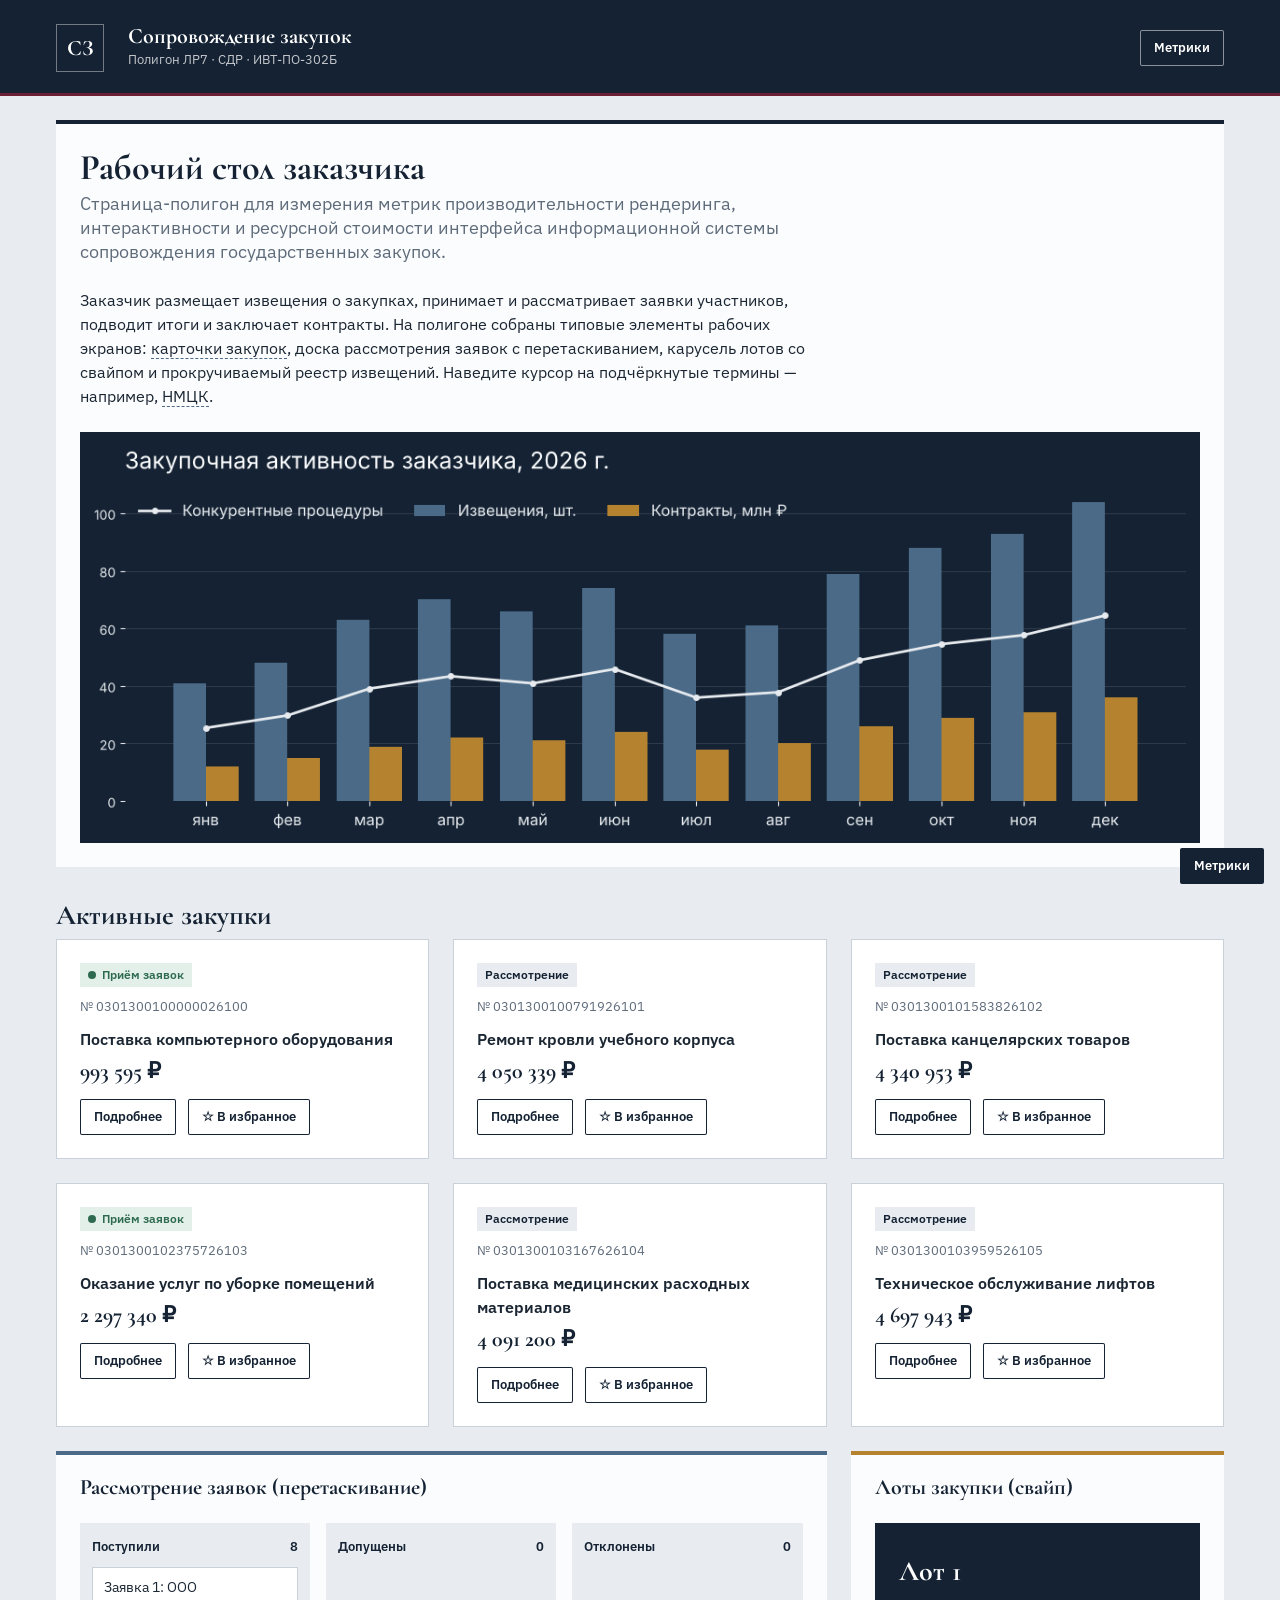
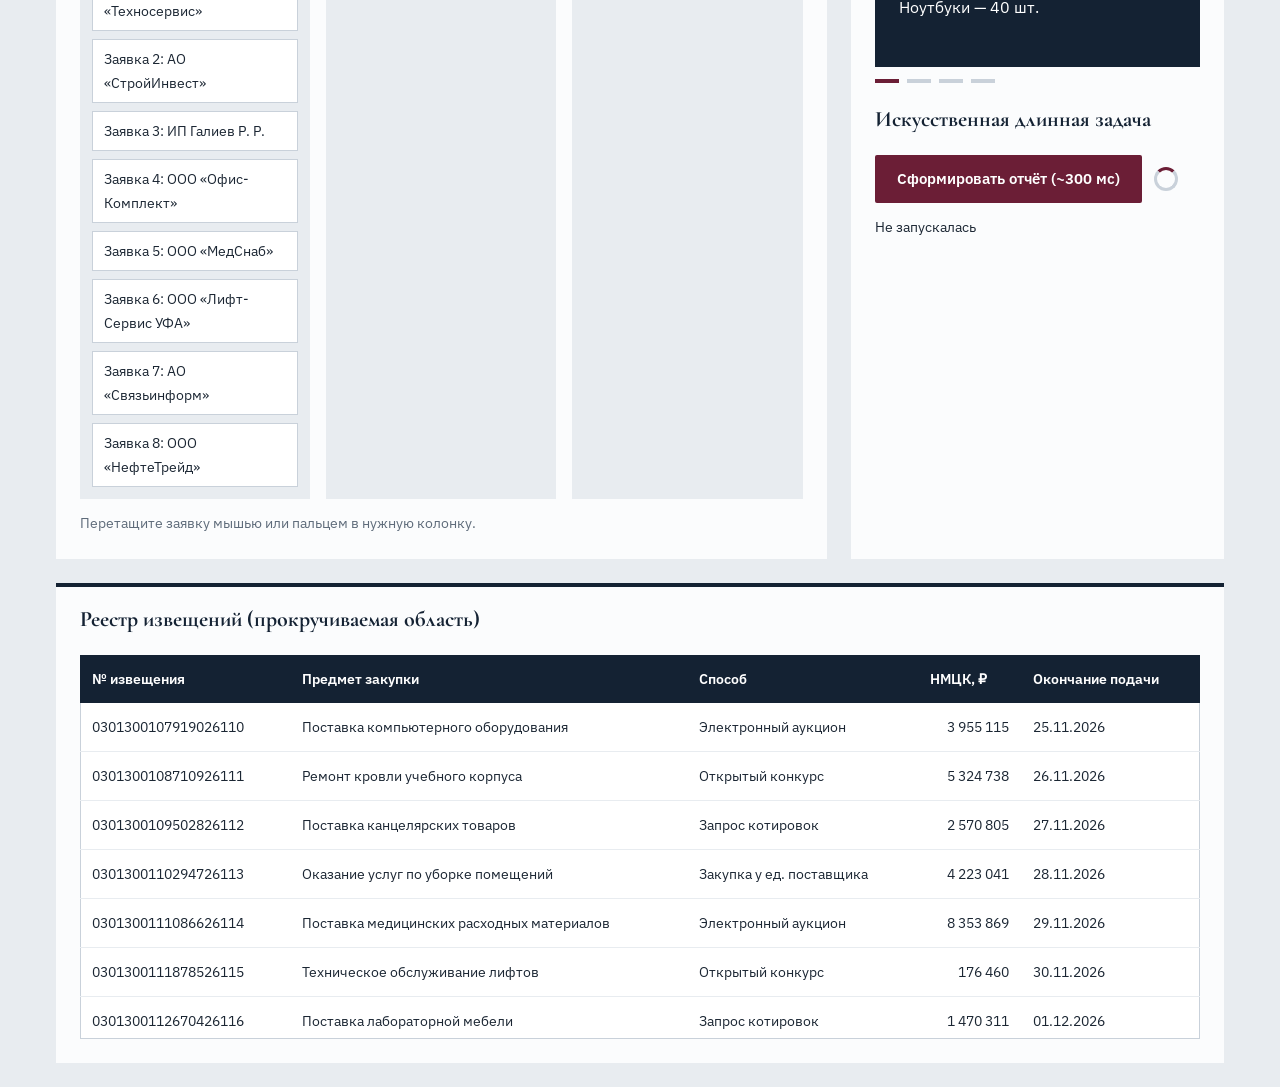
<file: lab7/index.html>
<!doctype html>
<html lang="ru">
<head>
<meta charset="utf-8">
<meta name="viewport" content="width=device-width, initial-scale=1">
<title>ЛР7 · Полигон измерения метрик UI · Сопровождение закупок</title>
<link rel="preload" href="fonts/ibm-plex-sans-cyrillic-400-normal.woff2" as="font" type="font/woff2" crossorigin>
<link rel="stylesheet" href="css/styles.css">
<script src="js/metrics.js"></script>
</head>
<body>
<header class="hdr">
  <div class="hdr-in">
    <div class="mark">СЗ</div>
    <div><div class="brand-name">Сопровождение закупок</div><div class="brand-sub">Полигон ЛР7 · СДР · ИВТ-ПО-302Б</div></div>
    <div class="hdr-sp"></div>
    <button class="btn btn-sm btn-ghost" style="color:#fff;box-shadow:inset 0 0 0 1px rgba(255,255,255,.5)" id="btnPanel">Метрики</button>
  </div>
</header>

<main class="wrap">
  <!-- 1. Текст + изображение (кандидат LCP) -->
  <section class="panel span-12" id="secText">
    <h1 class="h1">Рабочий стол заказчика</h1>
    <p class="lead">Страница-полигон для измерения метрик производительности рендеринга, интерактивности и ресурсной стоимости интерфейса информационной системы сопровождения государственных закупок.</p>
    <p class="txt">Заказчик размещает извещения о закупках, принимает и рассматривает заявки участников, подводит итоги и заключает контракты. На полигоне собраны типовые элементы рабочих экранов: <span class="tip" tabindex="0">карточки закупок<span class="tip-box">Карточка показывает номер извещения, предмет закупки, НМЦК и срок окончания подачи заявок.</span></span>, доска рассмотрения заявок с перетаскиванием, карусель лотов со свайпом и прокручиваемый реестр извещений. Наведите курсор на подчёркнутые термины — например, <span class="tip" tabindex="0">НМЦК<span class="tip-box">Начальная (максимальная) цена контракта — предельная цена, с которой начинается закупка.</span></span>.</p>
    <img class="hero" id="hero" src="img/hero.png" width="1200" height="440" alt="Диаграмма закупочной активности заказчика по месяцам 2026 года: извещения, контракты и конкурентные процедуры">
  </section>

  <!-- 2. Анимированные карточки (click / hover) -->
  <section class="span-12">
    <h2 class="h2">Активные закупки</h2>
    <div class="cards" id="cards"></div>
  </section>

  <!-- 3. Drag-зона -->
  <section class="panel panel-steel span-8" id="secBoard">
    <h3 class="h3">Рассмотрение заявок (перетаскивание)</h3>
    <div class="board" id="board">
      <div class="col" data-col="new"><div class="col-head">Поступили <span data-count></span></div></div>
      <div class="col" data-col="ok"><div class="col-head">Допущены <span data-count></span></div></div>
      <div class="col" data-col="no"><div class="col-head">Отклонены <span data-count></span></div></div>
    </div>
    <p class="muted" style="margin-top:12px">Перетащите заявку мышью или пальцем в нужную колонку.</p>
  </section>

  <!-- 4. Свайп-карусель + длинная задача -->
  <section class="panel panel-amber span-4">
    <h3 class="h3">Лоты закупки (свайп)</h3>
    <div class="swipe" id="swipe"><div class="swipe-track" id="track"></div></div>
    <div class="dots" id="dots"></div>
    <h3 class="h3" style="margin-top:24px">Искусственная длинная задача</h3>
    <div class="btns"><button class="btn btn-danger" id="btnLong">Сформировать отчёт (~300 мс)</button><div class="spinner" aria-hidden="true"></div></div>
    <p class="lt-out" id="ltOut" style="margin-top:12px">Не запускалась</p>
  </section>

  <!-- 5. Скроллируемая область -->
  <section class="panel span-12">
    <h3 class="h3">Реестр извещений (прокручиваемая область)</h3>
    <div class="scroll" id="scroll">
      <table class="reg"><thead><tr><th>№ извещения</th><th>Предмет закупки</th><th>Способ</th><th class="num">НМЦК, ₽</th><th>Окончание подачи</th></tr></thead><tbody id="regBody"></tbody></table>
    </div>
  </section>
</main>

<button class="btn btn-sm mfab" id="btnFab">Метрики</button>
<aside class="mpanel" id="mpanel" aria-label="Панель метрик">
  <div class="btns" style="justify-content:space-between"><b>Метрики UI (ЛР7)</b><button class="btn btn-sm btn-ghost" id="btnClose">Закрыть</button></div>
  <div class="btns" style="margin-top:8px"><button class="btn btn-sm" id="btnRun">Прогнать тесты</button><button class="btn btn-sm btn-ghost" id="btnJson">Скачать JSON</button></div>
  <div id="mout" class="muted" style="margin-top:8px">Нажмите «Прогнать тесты»: прокрутка, ввод, анимации, жесты, DOM/CSS-аудит (~15 с).</div>
</aside>

<script src="js/app.js" defer></script>
</body>
</html>
</file>
<file: lab7/css/styles.css>
/* ЛР7 · страница-полигон · ИС сопровождения государственных закупок
   Саяхов Д. Р., ИВТ-ПО-302Б (СДР). Токены — как в прототипах ЛР4–ЛР5. */
@font-face{font-family:'IBM Plex Sans';font-weight:400;font-display:swap;src:url(../fonts/ibm-plex-sans-cyrillic-400-normal.woff2) format('woff2');unicode-range:U+0301,U+0400-045F,U+0490-0491,U+04B0-04B1,U+2116}
@font-face{font-family:'IBM Plex Sans';font-weight:400;font-display:swap;src:url(../fonts/ibm-plex-sans-latin-400-normal.woff2) format('woff2');unicode-range:U+0000-00FF,U+2000-206F,U+20AC,U+20BD}
@font-face{font-family:'IBM Plex Sans';font-weight:600;font-display:swap;src:url(../fonts/ibm-plex-sans-cyrillic-600-normal.woff2) format('woff2');unicode-range:U+0301,U+0400-045F,U+0490-0491,U+04B0-04B1,U+2116}
@font-face{font-family:'IBM Plex Sans';font-weight:600;font-display:swap;src:url(../fonts/ibm-plex-sans-latin-600-normal.woff2) format('woff2');unicode-range:U+0000-00FF,U+2000-206F,U+20AC,U+20BD}
@font-face{font-family:'Cormorant Garamond';font-weight:700;font-display:swap;src:url(../fonts/cormorant-garamond-cyrillic-700-normal.woff2) format('woff2');unicode-range:U+0301,U+0400-045F,U+0490-0491,U+04B0-04B1,U+2116}
@font-face{font-family:'Cormorant Garamond';font-weight:700;font-display:swap;src:url(../fonts/cormorant-garamond-latin-700-normal.woff2) format('woff2');unicode-range:U+0000-00FF,U+2000-206F}

:root{
  --night:#142233; --steel:#4A6A88; --burgundy:#6B1E36; --amber:#B5832F; --bottle:#2E6A50; --brick:#B03A2E;
  --overcast:#E8ECF0; --paper:#FBFCFD; --ink:#1B2633; --muted:#5E6B7A; --rule:#C9D1DA;
  --u:24px;
  --serif:'Cormorant Garamond',Georgia,serif; --sans:'IBM Plex Sans','Helvetica Neue',Arial,sans-serif;
  /* токены длительности анимаций */
  --dur-fast:150ms; --dur-base:250ms; --dur-slow:400ms;
  --ease:cubic-bezier(.2,.7,.2,1);
}
*{margin:0;padding:0;box-sizing:border-box}
html{touch-action:manipulation;-webkit-text-size-adjust:100%}
body{font-family:var(--sans);font-size:16px;line-height:24px;background:var(--overcast);color:var(--ink)}
button{font:inherit;touch-action:manipulation}
img{max-width:100%;height:auto;display:block}

/* шапка */
.hdr{background:var(--night);color:#fff;box-shadow:inset 0 -3px 0 var(--burgundy)}
.hdr-in{max-width:1200px;margin:0 auto;padding:var(--u) 16px;display:flex;align-items:center;gap:24px}
.mark{width:48px;height:48px;box-shadow:inset 0 0 0 1px rgba(255,255,255,.4);display:grid;place-items:center;font:700 22px/1 var(--serif)}
.brand-name{font:700 22px/24px var(--serif)}
.brand-sub{font-size:13px;opacity:.75}
.hdr-sp{flex:1}

.wrap{max-width:1200px;margin:0 auto;padding:var(--u) 16px;display:grid;grid-template-columns:repeat(12,minmax(0,1fr));gap:var(--u)}
.span-12{grid-column:span 12}.span-8{grid-column:span 8}.span-4{grid-column:span 4}.span-6{grid-column:span 6}
@media (max-width:900px){.span-8,.span-4,.span-6{grid-column:span 12}}

.panel{background:var(--paper);box-shadow:inset 0 4px 0 var(--night);padding:var(--u)}
.panel-steel{box-shadow:inset 0 4px 0 var(--steel)}
.panel-amber{box-shadow:inset 0 4px 0 var(--amber)}
.h1{font:700 36px/48px var(--serif);color:var(--night)}
.h2{font:700 28px/48px var(--serif);color:var(--night)}
.h3{font:700 22px/24px var(--serif);color:var(--night);margin-bottom:var(--u)}
.lead{font-size:18px;line-height:24px;color:var(--muted);margin-bottom:var(--u);max-width:70ch}
.txt{margin-bottom:var(--u);max-width:75ch}
.hero{margin-top:var(--u);aspect-ratio:1200/440;background:var(--night)}
.muted{color:var(--muted);font-size:14px}

/* кнопки */
.btn{display:inline-flex;align-items:center;gap:8px;height:48px;background:var(--night);color:#fff;border:0;border-radius:2px;font-weight:600;font-size:15px;padding:0 22px;cursor:pointer;transition:background-color var(--dur-fast) var(--ease)}
.btn:hover{background:var(--steel)}
.btn-ghost{background:transparent;color:var(--night);box-shadow:inset 0 0 0 1px var(--night)}
.btn-ghost:hover{background:var(--night);color:#fff}
.btn-danger{background:var(--burgundy)}
.btn-danger:hover{background:var(--brick)}
.btn-sm{height:36px;padding:0 14px;font-size:13px}
.btns{display:flex;flex-wrap:wrap;gap:12px;align-items:center}

/* анимированные карточки закупок */
.cards{display:grid;grid-template-columns:repeat(3,1fr);gap:var(--u)}
@media (max-width:900px){.cards{grid-template-columns:1fr}}
.card{background:#fff;box-shadow:inset 0 0 0 1px var(--rule);padding:var(--u);display:flex;flex-direction:column;gap:8px;
  animation:card-in var(--dur-slow) var(--ease) both;transition:transform var(--dur-fast) var(--ease),box-shadow var(--dur-fast) var(--ease)}
.card:hover{transform:translateY(-4px);box-shadow:inset 0 0 0 1px var(--steel),0 8px 24px rgba(20,34,51,.12)}
.card-num{font-size:13px;color:var(--muted);font-variant-numeric:tabular-nums}
.card-title{font-weight:600;line-height:24px}
.card-sum{font:700 22px/24px var(--serif);color:var(--night)}
.card-more{max-height:0;overflow:hidden;opacity:0;transition:max-height var(--dur-base) var(--ease),opacity var(--dur-base) var(--ease);font-size:14px;color:var(--muted)}
.card-open .card-more{max-height:96px;opacity:1}
.card-fav{align-self:flex-start}
.card-fav-on{background:var(--amber);color:#fff;box-shadow:none}
@keyframes card-in{from{opacity:0;transform:translateY(16px)}to{opacity:1;transform:none}}

.badge{display:inline-flex;align-items:center;gap:6px;font-size:12px;font-weight:600;line-height:24px;padding:0 8px;background:var(--overcast);color:var(--night);align-self:flex-start}
.badge-live{background:#E3F0E9;color:var(--bottle)}
.dot{width:8px;height:8px;border-radius:50%;background:var(--bottle);animation:pulse 1200ms ease-in-out infinite}
@keyframes pulse{50%{opacity:.25}}

/* подсказки (hover) */
.tip{position:relative;cursor:help;border-bottom:1px dashed var(--steel)}
.tip-box{position:absolute;left:0;bottom:calc(100% + 8px);width:240px;background:var(--night);color:#fff;font-size:13px;line-height:20px;padding:8px 12px;opacity:0;visibility:hidden;transform:translateY(4px);transition:opacity var(--dur-fast),transform var(--dur-fast),visibility var(--dur-fast);z-index:5}
.tip:hover .tip-box,.tip:focus .tip-box{opacity:1;visibility:visible;transform:none}

/* drag-зона (канбан рассмотрения заявок) */
.board{display:grid;grid-template-columns:repeat(3,1fr);gap:16px}
.col{background:var(--overcast);min-height:216px;padding:12px;display:flex;flex-direction:column;gap:8px;transition:box-shadow var(--dur-fast)}
.col-over{box-shadow:inset 0 0 0 2px var(--amber)}
.col-head{font-size:13px;font-weight:600;color:var(--night);display:flex;justify-content:space-between}
@media (max-width:600px){.board{grid-template-columns:1fr}.col{min-height:96px}.txt{position:relative}.tip{position:static}.tip-box{width:auto;right:0}}
.chip{background:#fff;box-shadow:inset 0 0 0 1px var(--rule);padding:8px 12px;font-size:14px;cursor:grab;touch-action:none;user-select:none}
.chip-drag{opacity:.85;box-shadow:0 8px 24px rgba(20,34,51,.2);cursor:grabbing;position:relative;z-index:10}

/* свайп-карусель лотов */
.swipe{overflow:hidden;touch-action:pan-y;background:var(--night);color:#fff;user-select:none}
.swipe-track{display:flex;transition:transform var(--dur-base) var(--ease)}
.slide{flex:0 0 100%;padding:var(--u);min-height:144px}
.slide b{font:700 28px/48px var(--serif);display:block}
.dots{display:flex;gap:8px;margin-top:12px}
.dots i{width:24px;height:4px;background:var(--rule);transition:background-color var(--dur-fast)}
.dots .on{background:var(--burgundy)}

/* скроллируемая область — реестр */
.scroll{height:384px;overflow:auto;box-shadow:inset 0 0 0 1px var(--rule);background:#fff;overscroll-behavior:contain}
.reg{width:100%;border-collapse:collapse;font-size:14px}
.reg th{position:sticky;top:0;background:var(--night);color:#fff;text-align:left;font-weight:600;padding:12px;line-height:24px}
.reg td{padding:12px;border-bottom:1px solid var(--overcast);line-height:24px}
.reg tr:hover td{background:#F2F5F8}
.num{font-variant-numeric:tabular-nums;text-align:right}

/* длинная задача */
.lt-out{font-variant-numeric:tabular-nums;font-size:14px}
.spinner{width:24px;height:24px;border:3px solid var(--rule);border-top-color:var(--burgundy);border-radius:50%;animation:spin 800ms linear infinite}
@keyframes spin{to{transform:rotate(360deg)}}

/* панель метрик */
.mpanel{position:fixed;right:16px;bottom:16px;width:400px;max-height:calc(100vh - 32px);overflow:auto;background:var(--paper);box-shadow:0 12px 40px rgba(20,34,51,.25),inset 0 4px 0 var(--burgundy);padding:16px;z-index:100;font-size:13px;line-height:20px;display:none}
.mpanel-on{display:block}
.mtab{width:100%;border-collapse:collapse;margin:8px 0}
.mtab td{padding:4px 6px;border-bottom:1px solid var(--overcast);vertical-align:top}
.mtab td:nth-child(2){font-variant-numeric:tabular-nums;white-space:nowrap}
.st-good{color:var(--bottle);font-weight:600}
.st-needs{color:var(--amber);font-weight:600}
.st-poor{color:var(--brick);font-weight:600}
.mfab{position:fixed;right:16px;bottom:16px;z-index:99}
.mgroup{font-weight:600;color:var(--night);padding-top:8px}
</file>
